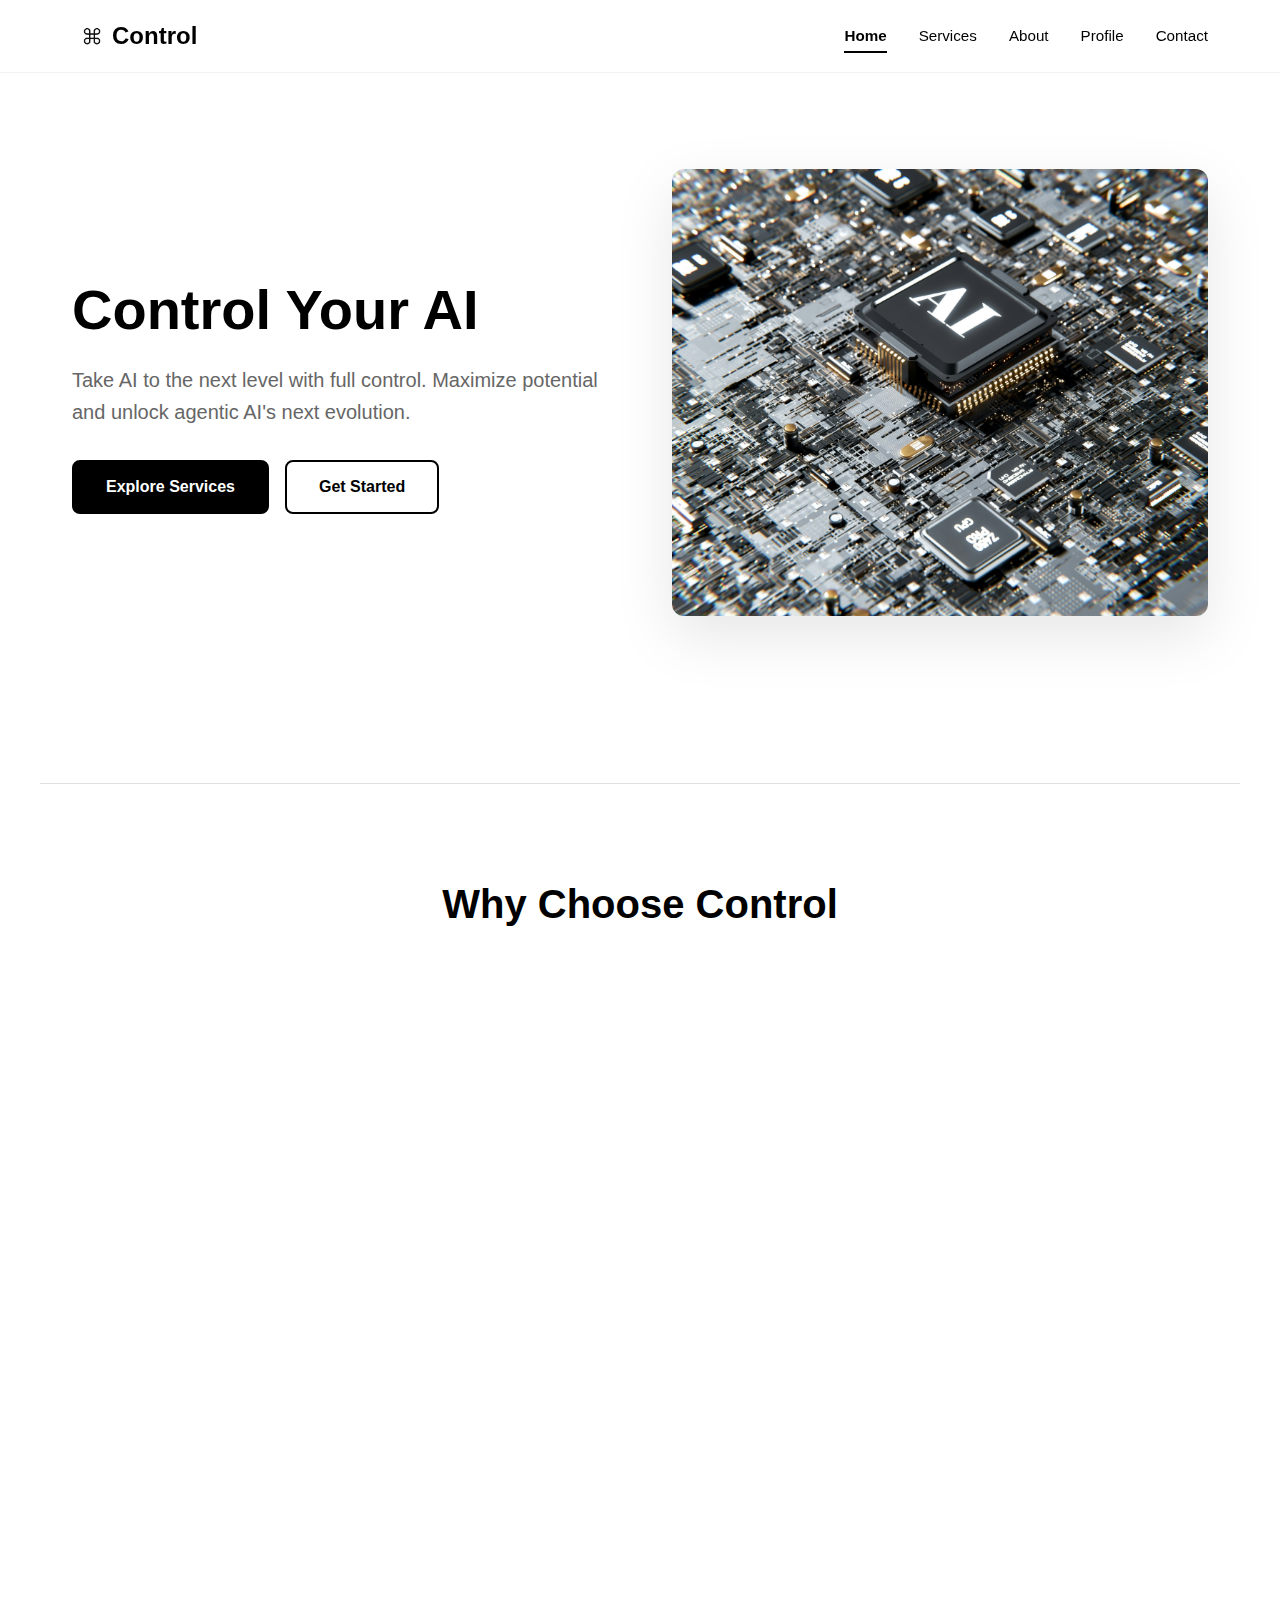
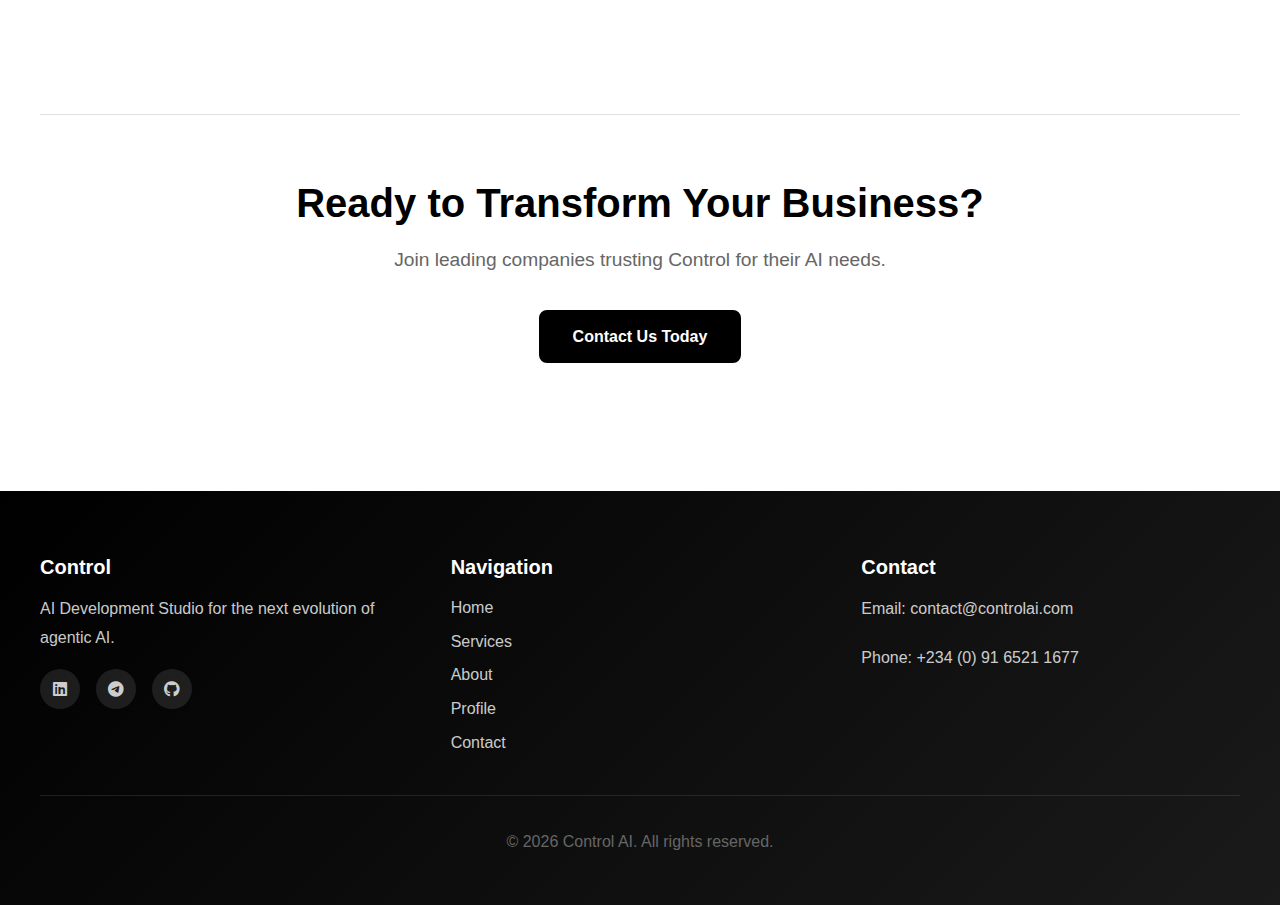
<file: index.html>
<!DOCTYPE html>
<html lang="en">

<head>
    <meta charset="UTF-8">
    <meta name="viewport" content="width=device-width, initial-scale=1.0">
    <title>Control - AI Development Studio | Home</title>
    <link rel="stylesheet" href="styles.css">
    <link rel="stylesheet" href="https://cdnjs.cloudflare.com/ajax/libs/font-awesome/6.4.0/css/all.min.css">
    <link rel="icon" type="image/x-icon" href="screenshots/icon.ico">
</head>

<body>
    <nav class="navbar">
        <div class="navbar-container">
            <div class="navbar-logo">
                <!-- <svg class="logo" viewBox="0 0 120 120" xmlns="http://www.w3.org/2000/svg">
                    <circle cx="60" cy="60" r="55" fill="none" stroke="currentColor" stroke-width="2"/>
                    <circle cx="60" cy="60" r="45" fill="none" stroke="currentColor" stroke-width="1.5" opacity="0.5"/>
                    <path d="M60 20 L60 100 M20 60 L100 60" stroke="currentColor" stroke-width="2" stroke-linecap="round"/>
                    <circle cx="60" cy="60" r="8" fill="currentColor"/>
                </svg> -->
                <img src="screenshots/icon-removebg-preview.png" alt="logo" class="logo">
                <span>Control</span>
            </div>
            <div class="navbar-menu" id="navbarMenu">
                <a href="index.html" class="nav-link active">Home</a>
                <a href="services.html" class="nav-link">Services</a>
                <a href="about.html" class="nav-link">About</a>
                <a href="profile.html" class="nav-link">Profile</a>
                <a href="contact.html" class="nav-link">Contact</a>
            </div>
            <div class="navbar-toggle" id="navbarToggle">
                <span></span>
                <span></span>
                <span></span>
            </div>
        </div>
    </nav>

    <section class="hero">
        <div class="hero-content">
            <h1 class="hero-title">Control Your AI</h1>
            <p class="hero-subtitle">Take AI to the next level with full control. Maximize potential and unlock agentic
                AI's next evolution.</p>
            <div class="hero-buttons">
                <a href="services.html" class="btn btn-primary">Explore Services</a>
                <a href="contact.html" class="btn btn-secondary">Get Started</a>
            </div>
        </div>
        <div class="hero-image">
            <img src="screenshots/igor-omilaev-eGGFZ5X2LnA-unsplash.jpg" alt="AI Technology">
        </div>
    </section>

    <section class="features">
        <h2>Why Choose Control</h2>
        <div class="features-grid">
            <div class="feature-card">
                <div class="feature-icon">
                    <i class="fas fa-brain"></i>
                </div>
                <h3>Intelligent Automation</h3>
                <p>Advanced agentic AI that learns and adapts to your business needs in real-time.</p>
            </div>
            <div class="feature-card">
                <div class="feature-icon">
                    <i class="fas fa-sliders-h"></i>
                </div>
                <h3>Full Control</h3>
                <p>Customize every aspect of your AI system. You maintain complete authority over actions and outcomes.
                </p>
            </div>
            <div class="feature-card">
                <div class="feature-icon">
                    <i class="fas fa-bolt"></i>
                </div>
                <h3>Maximum Potential</h3>
                <p>Unlock unprecedented capabilities in productivity, efficiency, and innovation for your organization.
                </p>
            </div>
            <div class="feature-card">
                <div class="feature-icon">
                    <i class="fas fa-shield-alt"></i>
                </div>
                <h3>Enterprise Security</h3>
                <p>Bank-level security and compliance standards to protect your critical business data.</p>
            </div>
            <div class="feature-card">
                <div class="feature-icon">
                    <i class="fas fa-chart-line"></i>
                </div>
                <h3>Real-Time Analytics</h3>
                <p>Comprehensive insights and monitoring to track performance and optimize results.</p>
            </div>
            <div class="feature-card">
                <div class="feature-icon">
                    <i class="fas fa-handshake"></i>
                </div>
                <h3>Expert Support</h3>
                <p>Dedicated team of AI specialists ready to help you succeed at every step.</p>
            </div>
        </div>
    </section>

    <section class="cta">
        <h2>Ready to Transform Your Business?</h2>
        <p>Join leading companies trusting Control for their AI needs.</p>
        <a href="contact.html" class="btn btn-primary">Contact Us Today</a>
    </section>

    <footer class="footer">
        <div class="footer-content">
            <div class="footer-section">
                <h4>Control</h4>
                <p>AI Development Studio for the next evolution of agentic AI.</p>
                <div class="social-links">
                    <a href="https://www.linkedin.com/in/greatness-okorie-ab508a263" title="LinkedIn"><i
                            class="fab fa-linkedin"></i></a>
                    <a href="http://t.me/Gruco01" title="Telegram"><i class="fab fa-telegram"></i></a>
                    <a href="https://github.com/Greatness0123" title="GitHub"><i class="fab fa-github"></i></a>
                </div>
            </div>
            <div class="footer-section">
                <h4>Navigation</h4>
                <a href="index.html">Home</a><br>
                <a href="services.html">Services</a><br>
                <a href="about.html">About</a><br>
                <a href="profile.html">Profile</a><br>
                <a href="contact.html">Contact</a><br>
            </div>
            <div class="footer-section">
                <h4>Contact</h4>
                <p>Email: <a href="mailto:grucookorie@gmail.com">contact@controlai.com</a></p>
                <p>Phone: <a href="tel:+2349165211677">+234 (0) 91 6521 1677</a></p>
            </div>
        </div>
        <div class="footer-bottom">
            <p>&copy; 2026 Control AI. All rights reserved.</p>
        </div>
    </footer>

    <script src="script.js"></script>
</body>

</html>
</file>
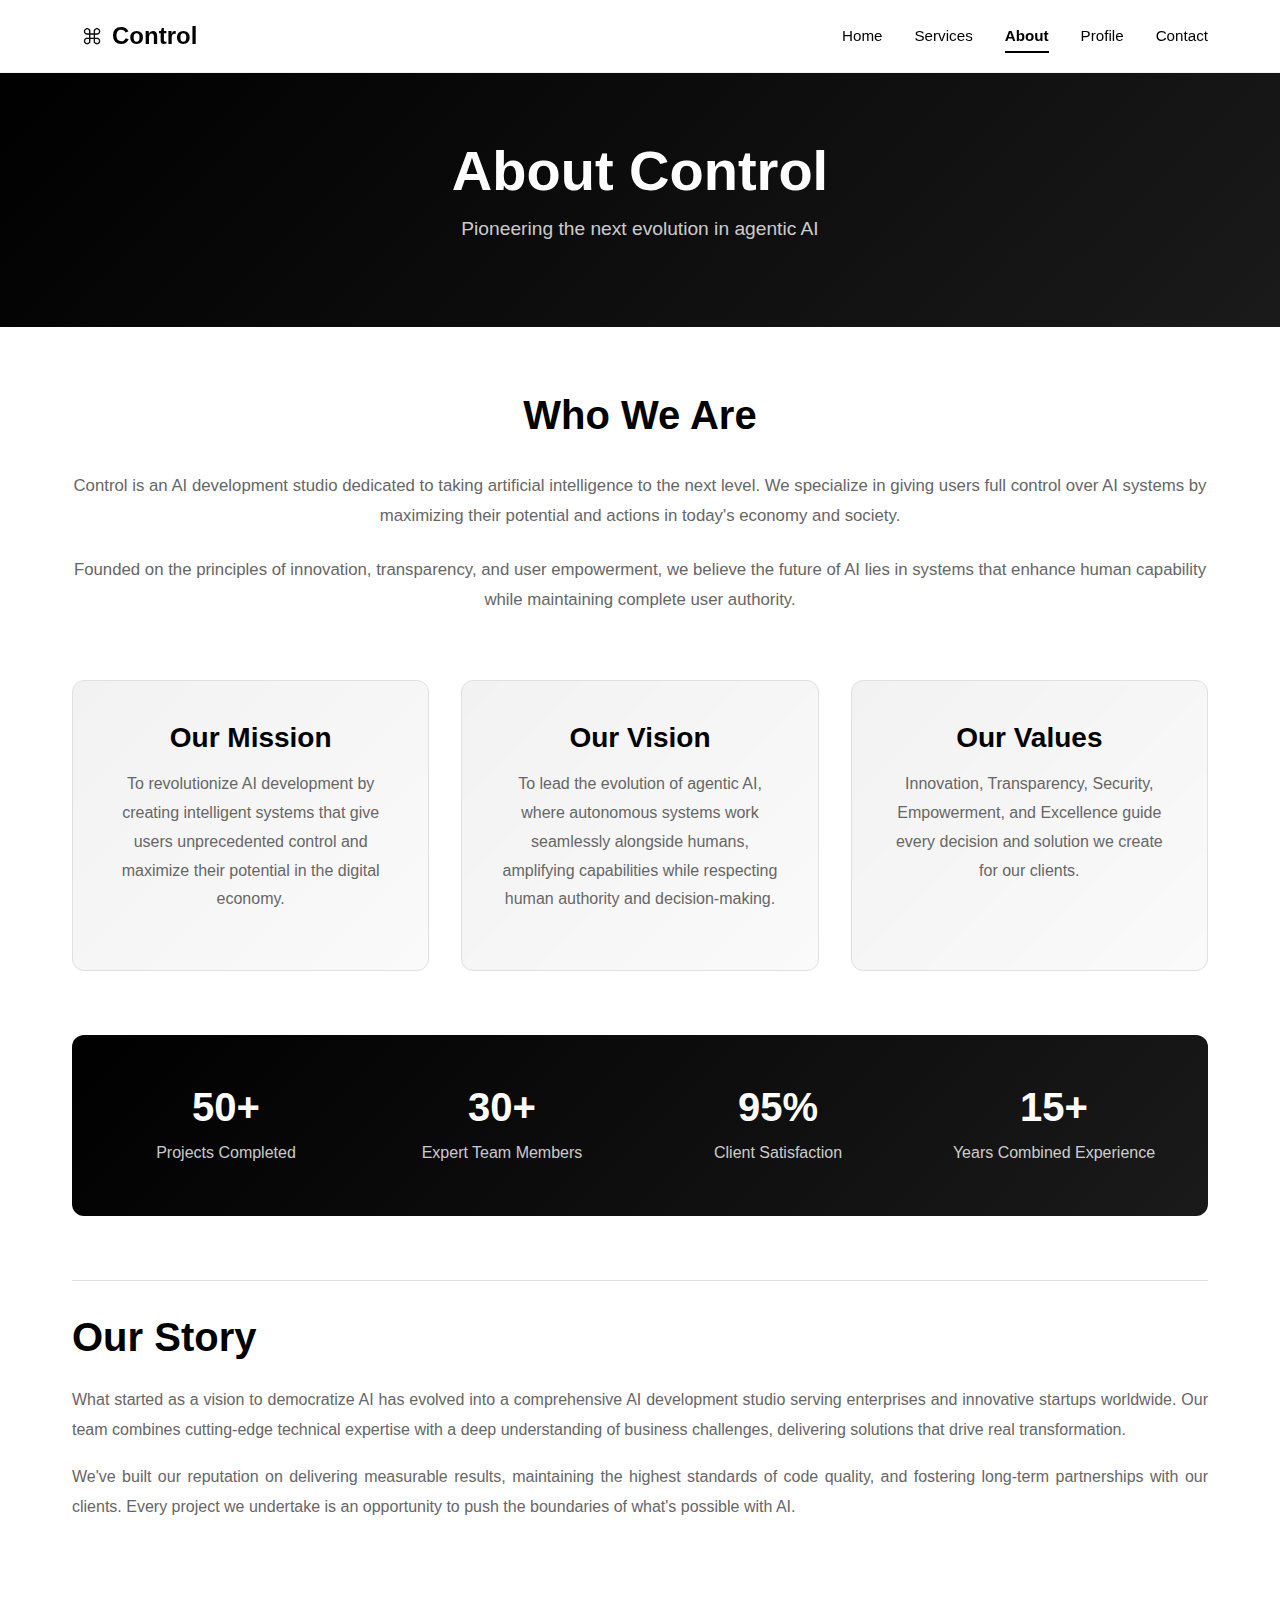
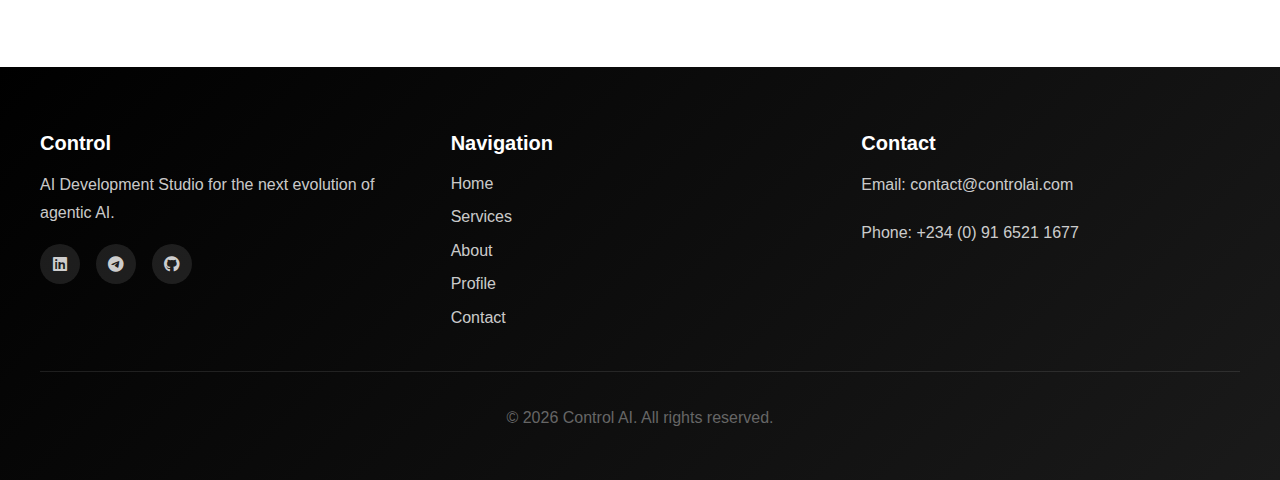
<file: about.html>
<!DOCTYPE html>
<html lang="en">

<head>
    <meta charset="UTF-8">
    <meta name="viewport" content="width=device-width, initial-scale=1.0">
    <title>Control - About Us</title>
    <link rel="stylesheet" href="styles.css">
    <link rel="stylesheet" href="https://cdnjs.cloudflare.com/ajax/libs/font-awesome/6.4.0/css/all.min.css">
    <link rel="icon" type="image/x-icon" href="screenshots/icon.ico">
</head>

<body>

    <nav class="navbar">
        <div class="navbar-container">
            <div class="navbar-logo">
                <!-- <svg class="logo" viewBox="0 0 120 120" xmlns="http://www.w3.org/2000/svg">
                    <circle cx="60" cy="60" r="55" fill="none" stroke="currentColor" stroke-width="2"/>
                    <circle cx="60" cy="60" r="45" fill="none" stroke="currentColor" stroke-width="1.5" opacity="0.5"/>
                    <path d="M60 20 L60 100 M20 60 L100 60" stroke="currentColor" stroke-width="2" stroke-linecap="round"/>
                    <circle cx="60" cy="60" r="8" fill="currentColor"/>
                </svg> -->
                <img src="screenshots/icon-removebg-preview.png" alt="logo" class="logo">
                <span>Control</span>
            </div>
            <div class="navbar-menu" id="navbarMenu">
                <a href="index.html" class="nav-link">Home</a>
                <a href="services.html" class="nav-link">Services</a>
                <a href="about.html" class="nav-link active">About</a>
                <a href="profile.html" class="nav-link">Profile</a>
                <a href="contact.html" class="nav-link">Contact</a>
            </div>
            <div class="navbar-toggle" id="navbarToggle">
                <span></span>
                <span></span>
                <span></span>
            </div>
        </div>
    </nav>


    <section class="page-header">
        <h1>About Control</h1>
        <p>Pioneering the next evolution in agentic AI</p>
    </section>


    <section class="about-section">
        <div class="about-content">
            <h2>Who We Are</h2>
            <p>Control is an AI development studio dedicated to taking artificial intelligence to the next level. We
                specialize in giving users full control over AI systems by maximizing their potential and actions in
                today's economy and society.</p>
            <p>Founded on the principles of innovation, transparency, and user empowerment, we believe the future of AI
                lies in systems that enhance human capability while maintaining complete user authority.</p>
        </div>

        <div class="about-mission">
            <div class="mission-card">
                <h3>Our Mission</h3>
                <p>To revolutionize AI development by creating intelligent systems that give users unprecedented control
                    and maximize their potential in the digital economy.</p>
            </div>
            <div class="mission-card">
                <h3>Our Vision</h3>
                <p>To lead the evolution of agentic AI, where autonomous systems work seamlessly alongside humans,
                    amplifying capabilities while respecting human authority and decision-making.</p>
            </div>
            <div class="mission-card">
                <h3>Our Values</h3>
                <p>Innovation, Transparency, Security, Empowerment, and Excellence guide every decision and solution we
                    create for our clients.</p>
            </div>
        </div>

        <div class="about-stats">
            <div class="stat">
                <h4>50+</h4>
                <p>Projects Completed</p>
            </div>
            <div class="stat">
                <h4>30+</h4>
                <p>Expert Team Members</p>
            </div>
            <div class="stat">
                <h4>95%</h4>
                <p>Client Satisfaction</p>
            </div>
            <div class="stat">
                <h4>15+</h4>
                <p>Years Combined Experience</p>
            </div>
        </div>

        <div class="about-story">
            <h2>Our Story</h2>
            <p>What started as a vision to democratize AI has evolved into a comprehensive AI development studio serving
                enterprises and innovative startups worldwide. Our team combines cutting-edge technical expertise with a
                deep understanding of business challenges, delivering solutions that drive real transformation.</p>
            <p>We've built our reputation on delivering measurable results, maintaining the highest standards of code
                quality, and fostering long-term partnerships with our clients. Every project we undertake is an
                opportunity to push the boundaries of what's possible with AI.</p>
        </div>
    </section>


    <footer class="footer">
        <div class="footer-content">
            <div class="footer-section">
                <h4>Control</h4>
                <p>AI Development Studio for the next evolution of agentic AI.</p>
                <div class="social-links">
                    <a href="https://www.linkedin.com/in/greatness-okorie-ab508a263" title="LinkedIn"><i
                            class="fab fa-linkedin"></i></a>
                    <a href="http://t.me/Gruco01" title="Telegram"><i class="fab fa-telegram"></i></a>
                    <a href="https://github.com/Greatness0123" title="GitHub"><i class="fab fa-github"></i></a>
                </div>
            </div>
            <div class="footer-section">
                <h4>Navigation</h4>
                <a href="index.html">Home</a><br>
                <a href="services.html">Services</a><br>
                <a href="about.html">About</a><br>
                <a href="profile.html">Profile</a><br>
                <a href="contact.html">Contact</a><br>
            </div>
            <div class="footer-section">
                <h4>Contact</h4>
                <p>Email: <a href="mailto:grucookorie@gmail.com">contact@controlai.com</a></p>
                <p>Phone: <a href="tel:+2349165211677">+234 (0) 91 6521 1677</a></p>
            </div>
        </div>
        <div class="footer-bottom">
            <p>&copy; 2026 Control AI. All rights reserved.</p>
        </div>
    </footer>

    <script src="script.js"></script>
</body>

</html>
</file>
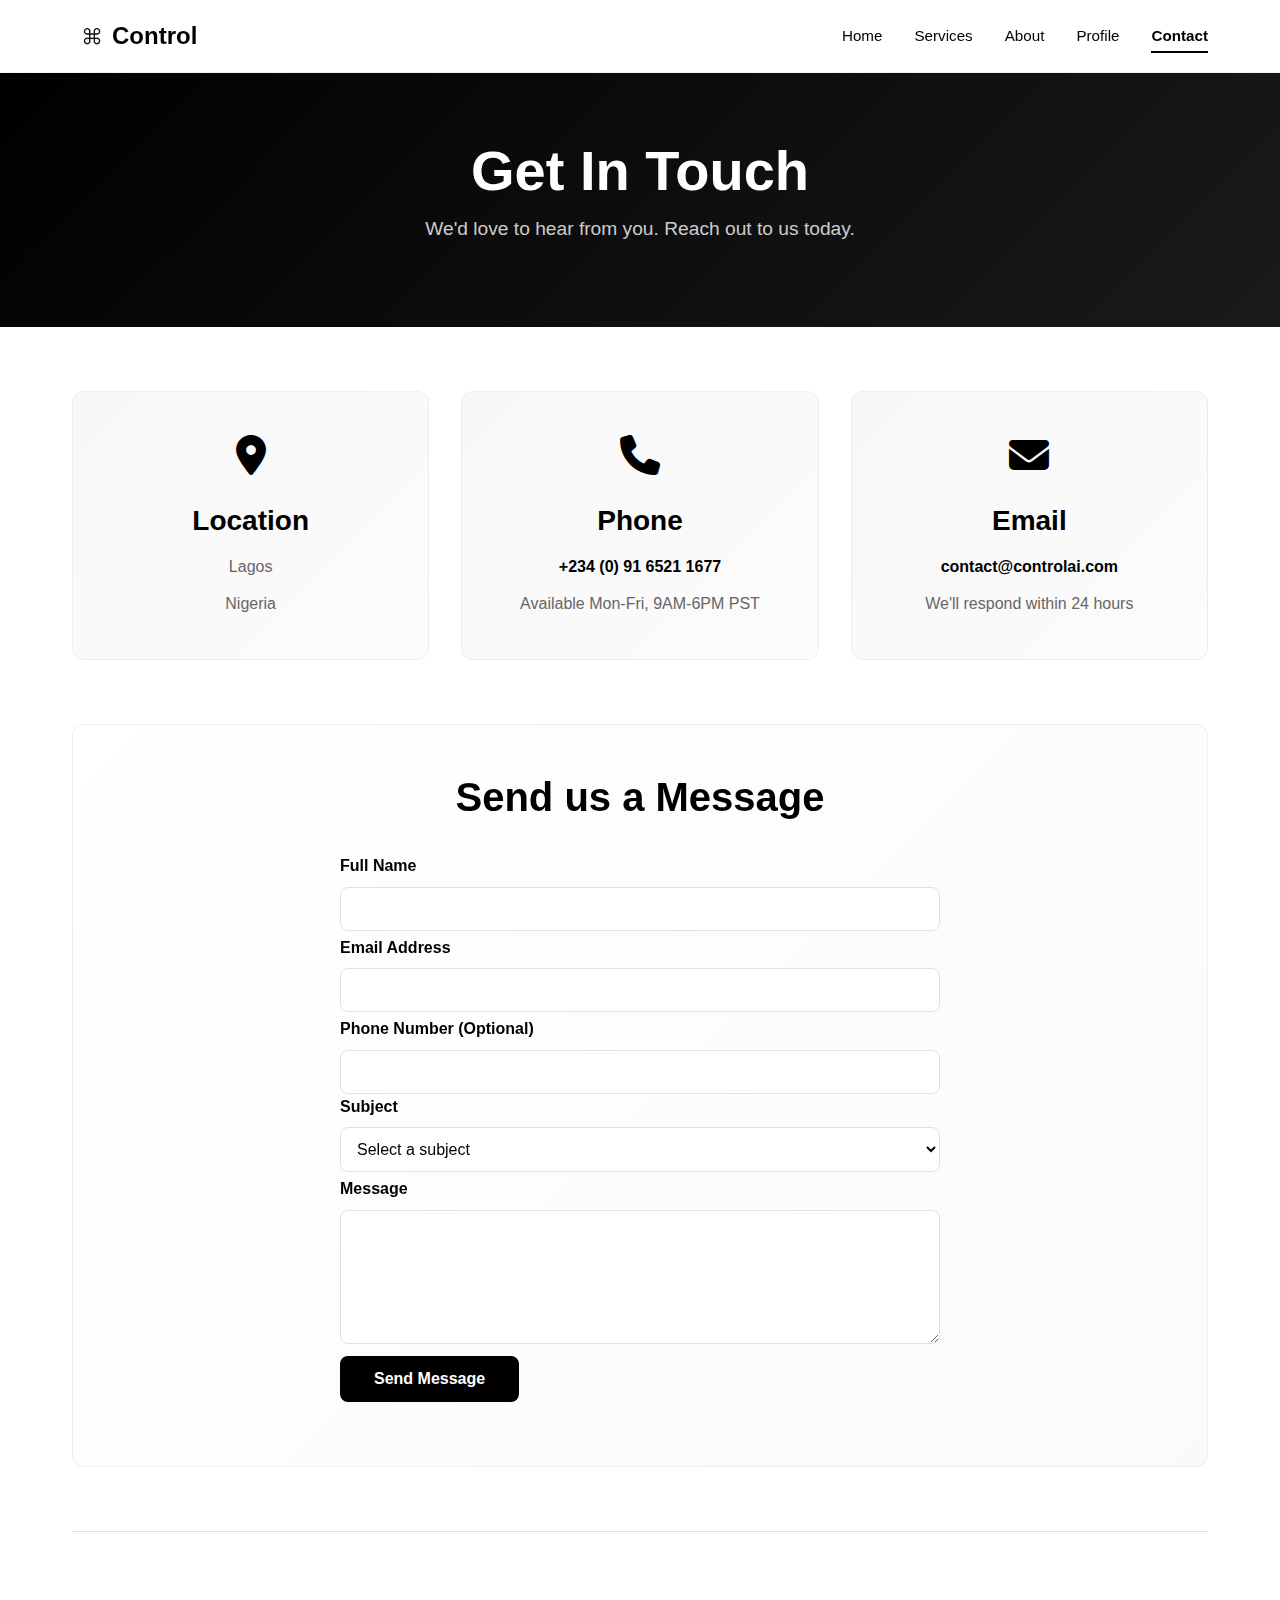
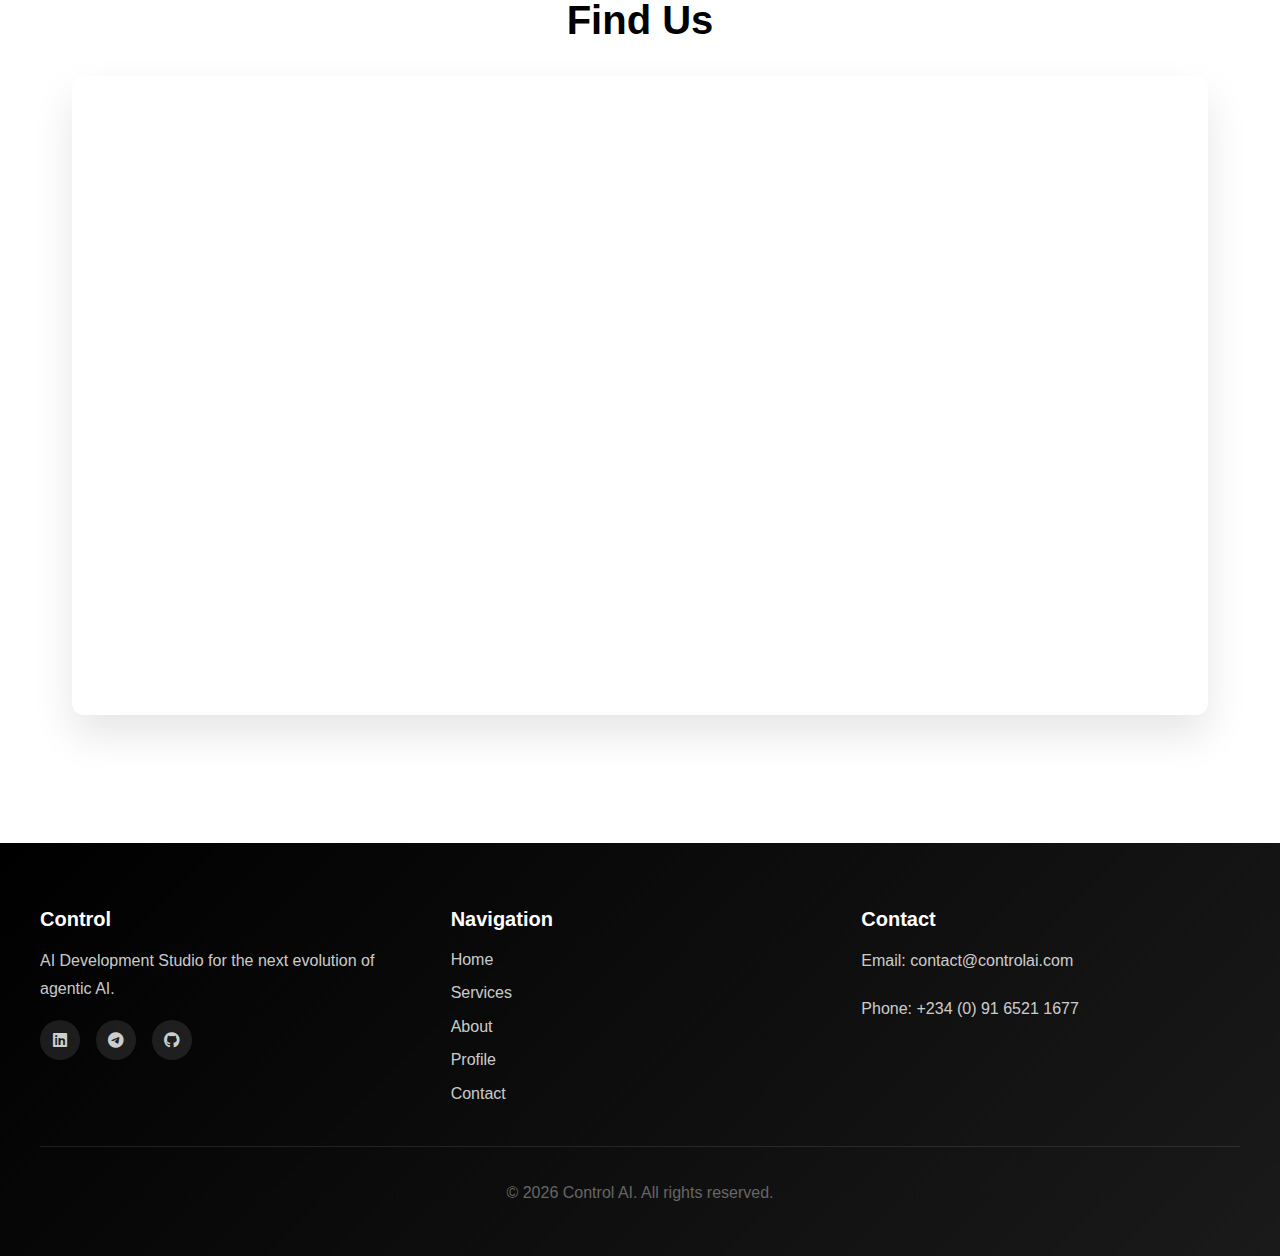
<file: contact.html>
<!DOCTYPE html>
<html lang="en">

<head>
    <meta charset="UTF-8">
    <meta name="viewport" content="width=device-width, initial-scale=1.0">
    <title>Control - Contact Us</title>
    <link rel="stylesheet" href="styles.css">
    <link rel="stylesheet" href="https://cdnjs.cloudflare.com/ajax/libs/font-awesome/6.4.0/css/all.min.css">
    <link rel="icon" type="image/x-icon" href="screenshots/icon.ico">
</head>

<body>

    <nav class="navbar">
        <div class="navbar-container">
            <div class="navbar-logo">
                <!-- <svg class="logo" viewBox="0 0 120 120" xmlns="http://www.w3.org/2000/svg">
                    <circle cx="60" cy="60" r="55" fill="none" stroke="currentColor" stroke-width="2"/>
                    <circle cx="60" cy="60" r="45" fill="none" stroke="currentColor" stroke-width="1.5" opacity="0.5"/>
                    <path d="M60 20 L60 100 M20 60 L100 60" stroke="currentColor" stroke-width="2" stroke-linecap="round"/>
                    <circle cx="60" cy="60" r="8" fill="currentColor"/>
                </svg> -->
                <img src="screenshots/icon-removebg-preview.png" alt="logo" class="logo">
                <span>Control</span>
            </div>
            <div class="navbar-menu" id="navbarMenu">
                <a href="index.html" class="nav-link">Home</a>
                <a href="services.html" class="nav-link">Services</a>
                <a href="about.html" class="nav-link">About</a>
                <a href="profile.html" class="nav-link">Profile</a>
                <a href="contact.html" class="nav-link active">Contact</a>
            </div>
            <div class="navbar-toggle" id="navbarToggle">
                <span></span>
                <span></span>
                <span></span>
            </div>
        </div>
    </nav>


    <section class="page-header">
        <h1>Get In Touch</h1>
        <p>We'd love to hear from you. Reach out to us today.</p>
    </section>


    <section class="contact-section">
        <div class="contact-info">
            <div class="info-card">
                <div class="info-icon">
                    <i class="fas fa-map-marker-alt"></i>
                </div>
                <h3>Location</h3>
                <p>Lagos </p>
                <p>Nigeria </p>
            </div>
            <div class="info-card">
                <div class="info-icon">
                    <i class="fas fa-phone"></i>
                </div>
                <h3>Phone</h3>
                <p><a href="tel:+2349165211677">+234 (0) 91 6521 1677</a></p>
                <p>Available Mon-Fri, 9AM-6PM PST</p>
            </div>
            <div class="info-card">
                <div class="info-icon">
                    <i class="fas fa-envelope"></i>
                </div>
                <h3>Email</h3>
                <p><a href="mailto:grucookorie@gmail.com">contact@controlai.com</a></p>
                <p>We'll respond within 24 hours</p>
            </div>
        </div>


        <div class="contact-form-container">
            <h2>Send us a Message</h2>
            <form id="contactForm" class="contact-form">
                <input type="hidden" name="access_key" value="c528193c-fd1a-418b-b9ae-4fb48d7b42a6">
                <label class="form-group">
                    <label for="name">Full Name</label>
                    <input type="text" id="name" name="name" required>
                    <span class="error-message" id="nameError"></span>
                </label>

                <label class="form-group">
                    <label for="email">Email Address</label>
                    <input type="email" id="email" name="email" required>
                    <span class="error-message" id="emailError"></span>
                </label>

                <label class="form-group">
                    <label for="phone">Phone Number (Optional)</label>
                    <input type="tel" id="phone" name="phone">
                </label>

                <label class="form-group">
                    <label for="subject">Subject</label>
                    <select id="subject" name="subject" required>
                        <option value="">Select a subject</option>
                        <option value="general">General Inquiry</option>
                        <option value="services">Services Information</option>
                        <option value="consultation">Request Consultation</option>
                        <option value="partnership">Partnership Opportunity</option>
                        <option value="other">Other</option>
                    </select>
                    <span class="error-message" id="subjectError"></span>
                </label>

                <label class="form-group">
                    <label for="message">Message</label>
                    <textarea id="message" name="message" rows="6" required></textarea>
                    <span class="error-message" id="messageError"></span>
                </label>

                <button type="submit" class="btn btn-primary">Send Message</button>
                <span class="form-message" id="formMessage"></span>
            </form>
        </div>


        <div class="map-section">
            <h2>Find Us</h2>
            <div class="map-responsive">
                <iframe
                    src="https://www.google.com/maps/embed?pb=!1m18!1m12!1m3!1d15854.880983726962!2d3.3801679738820187!3d6.556956762484689!2m3!1f0!2f0!3f0!3m2!1i1024!2i768!4f13.1!3m3!1m2!1s0x103b8d7e0016f285%3A0x8d7bbd27a2060c4f!2sGbagada%2C%20Lagos%20105102%2C%20Lagos!5e0!3m2!1sen!2sng!4v1767843940492!5m2!1sen!2sng"
                    allowfullscreen="" loading="lazy" referrerpolicy="no-referrer-when-downgrade"></iframe>
            </div>
        </div>
    </section>


    <footer class="footer">
        <div class="footer-content">
            <div class="footer-section">
                <h4>Control</h4>
                <p>AI Development Studio for the next evolution of agentic AI.</p>
                <div class="social-links">
                    <a href="https://www.linkedin.com/in/greatness-okorie-ab508a263" title="LinkedIn"><i
                            class="fab fa-linkedin"></i></a>
                    <a href="http://t.me/Gruco01" title="Telegram"><i class="fab fa-telegram"></i></a>
                    <a href="https://github.com/Greatness0123" title="GitHub"><i class="fab fa-github"></i></a>
                </div>
            </div>
            <div class="footer-section">
                <h4>Navigation</h4>
                <a href="index.html">Home</a><br>
                <a href="services.html">Services</a><br>
                <a href="about.html">About</a><br>
                <a href="profile.html">Profile</a><br>
                <a href="contact.html">Contact</a><br>
            </div>
            <div class="footer-section">
                <h4>Contact</h4>
                <p>Email: <a href="mailto:grucookorie@gmail.com">contact@controlai.com</a></p>
                <p>Phone: <a href="tel:+2349165211677">+234 (0) 91 6521 1677</a></p>
            </div>
        </div>
        <div class="footer-bottom">
            <p>&copy; 2026 Control AI. All rights reserved.</p>
        </div>
    </footer>

    <script src="script.js"></script>
</body>

</html>
</file>
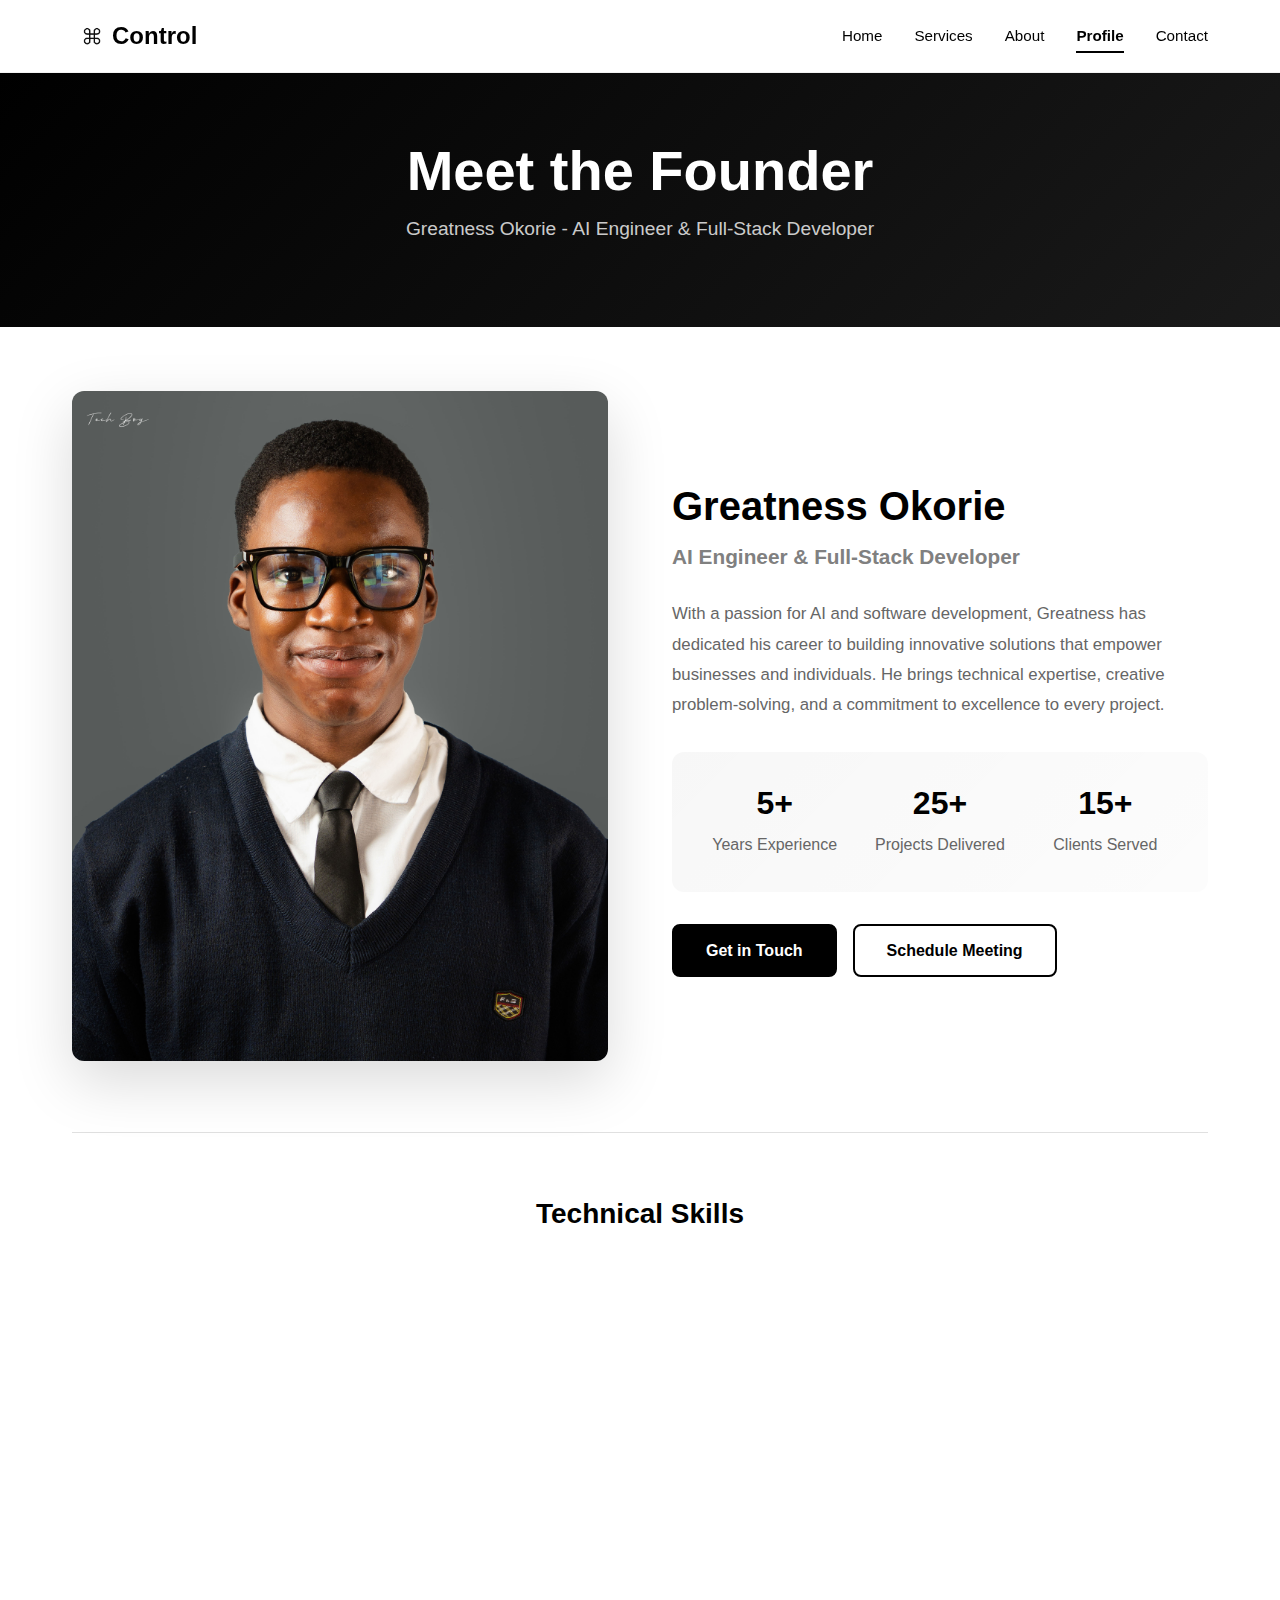
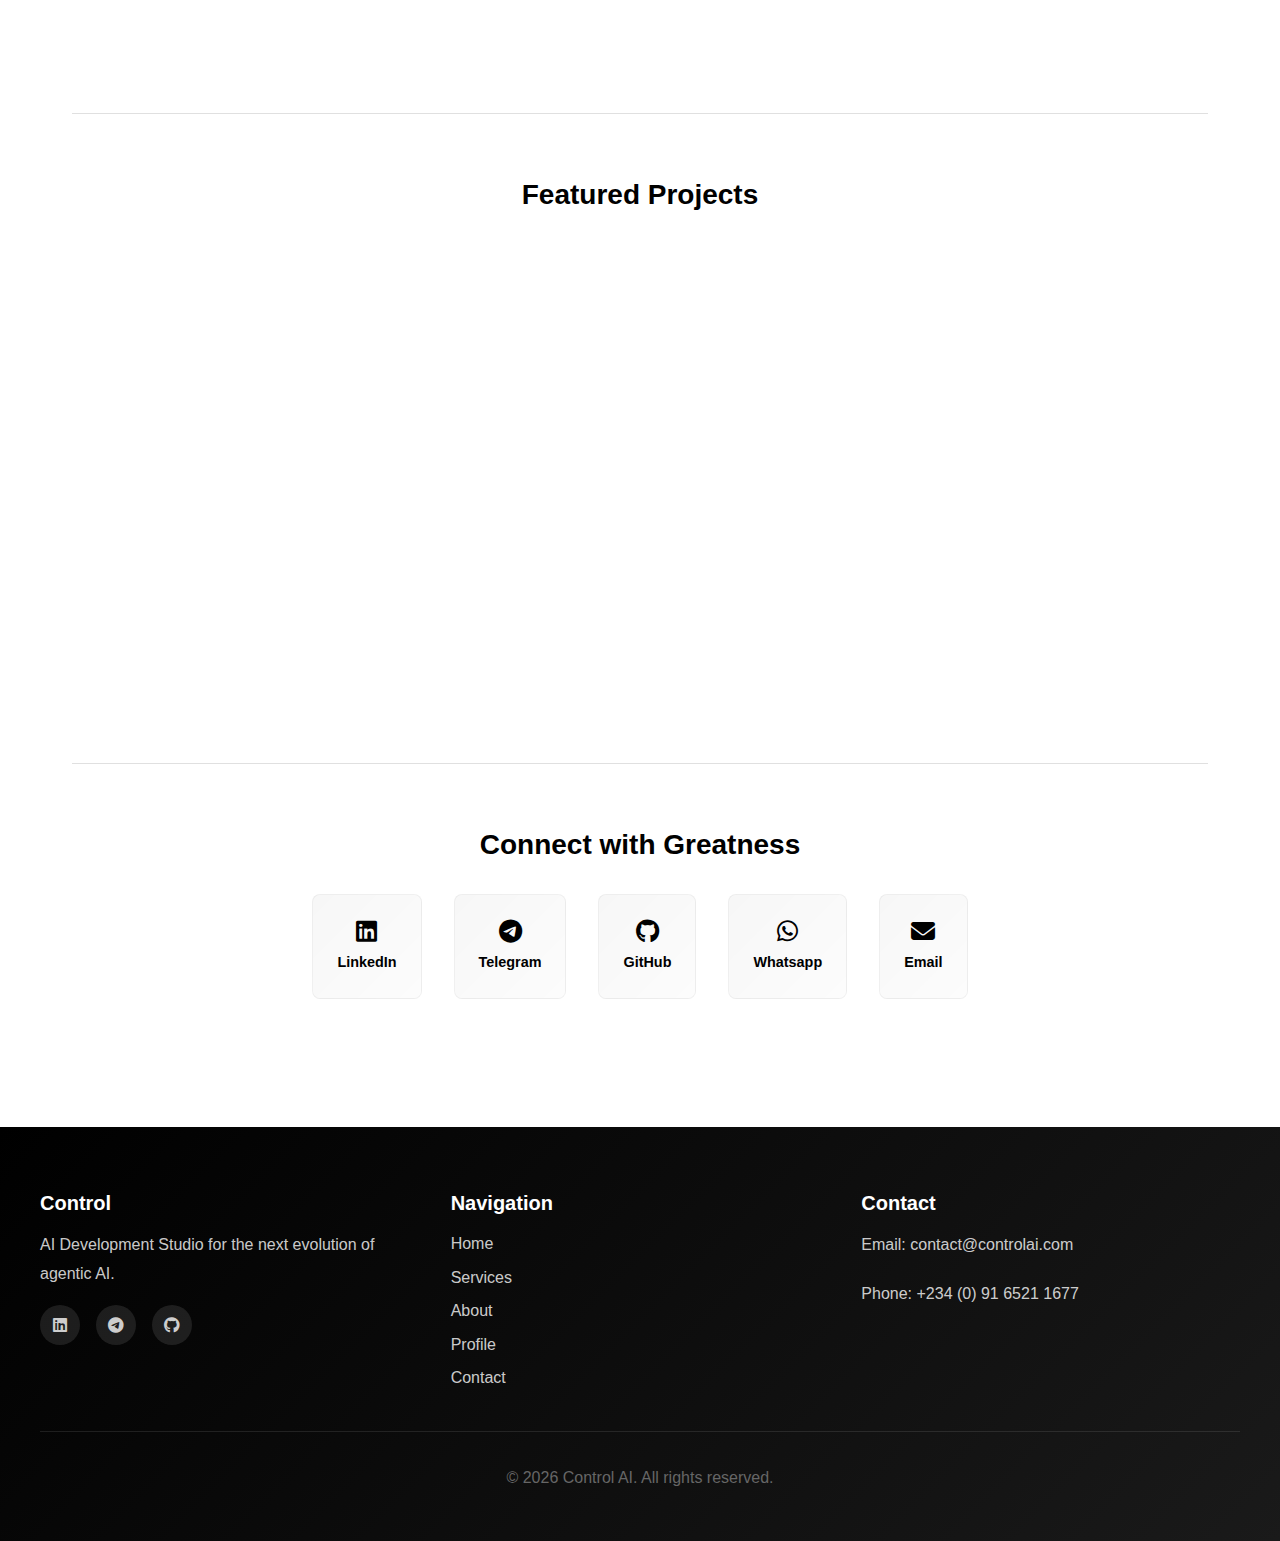
<file: profile.html>
<!DOCTYPE html>
<html lang="en">

<head>
    <meta charset="UTF-8">
    <meta name="viewport" content="width=device-width, initial-scale=1.0">
    <title>Greatness Okorie - Profile</title>
    <link rel="stylesheet" href="styles.css">
    <link rel="stylesheet" href="https://cdnjs.cloudflare.com/ajax/libs/font-awesome/6.4.0/css/all.min.css">
    <link rel="icon" type="image/x-icon" href="screenshots/icon.ico">
</head>

<body>
    <nav class="navbar">
        <div class="navbar-container">
            <div class="navbar-logo">
                <!-- <svg class="logo" viewBox="0 0 120 120" xmlns="http://www.w3.org/2000/svg">
                    <circle cx="60" cy="60" r="55" fill="none" stroke="currentColor" stroke-width="2"/>
                    <circle cx="60" cy="60" r="45" fill="none" stroke="currentColor" stroke-width="1.5" opacity="0.5"/>
                    <path d="M60 20 L60 100 M20 60 L100 60" stroke="currentColor" stroke-width="2" stroke-linecap="round"/>
                    <circle cx="60" cy="60" r="8" fill="currentColor"/>
                </svg> -->
                <img src="screenshots/icon-removebg-preview.png" alt="logo" class="logo">
                <span>Control</span>
            </div>
            <div class="navbar-menu" id="navbarMenu">
                <a href="index.html" class="nav-link">Home</a>
                <a href="services.html" class="nav-link">Services</a>
                <a href="about.html" class="nav-link">About</a>
                <a href="profile.html" class="nav-link active">Profile</a>
                <a href="contact.html" class="nav-link">Contact</a>
            </div>
            <div class="navbar-toggle" id="navbarToggle">
                <span></span>
                <span></span>
                <span></span>
            </div>
        </div>
    </nav>


    <section class="page-header">
        <h1>Meet the Founder</h1>
        <p>Greatness Okorie - AI Engineer & Full-Stack Developer</p>
    </section>


    <section class="profile-section">
        <div class="profile-container">
            <div class="profile-image">
                <img src="screenshots/DSC05753copy.JPG" alt="Greatness Okorie">
            </div>
            <div class="profile-info">
                <h2>Greatness Okorie</h2>
                <p class="profile-title">AI Engineer & Full-Stack Developer</p>
                <p class="profile-bio">With a passion for AI and software development, Greatness has dedicated his
                    career to building innovative solutions that empower businesses and individuals. He brings technical
                    expertise, creative problem-solving, and a commitment to excellence to every project.</p>

                <div class="profile-stats">
                    <div class="profile-stat">
                        <h4>5+</h4>
                        <p>Years Experience</p>
                    </div>
                    <div class="profile-stat">
                        <h4>25+</h4>
                        <p>Projects Delivered</p>
                    </div>
                    <div class="profile-stat">
                        <h4>15+</h4>
                        <p>Clients Served</p>
                    </div>
                </div>

                <div class="profile-contact">
                    <a href="mailto:greatness@controlai.com" class="btn btn-primary">Get in Touch</a>
                    <a href="contact.html" class="btn btn-secondary">Schedule Meeting</a>
                </div>
            </div>
        </div>


        <div class="skills-section">
            <h3>Technical Skills</h3>
            <div class="skills-grid">
                <div class="skill-card">
                    <h4>AI & Machine Learning</h4>
                    <ul>
                        <li>Deep Learning (TensorFlow, PyTorch)</li>
                        <li>Natural Language Processing</li>
                        <li>Computer Vision</li>
                        <li>Agentic AI Systems</li>
                    </ul>
                </div>
                <div class="skill-card">
                    <h4>Backend Development</h4>
                    <ul>
                        <li>Node.js & Express</li>
                        <li>Python & FastAPI</li>
                        <li>Database Design & Optimization</li>
                        <li>API Development & Integration</li>
                    </ul>
                </div>
                <div class="skill-card">
                    <h4>Frontend Development</h4>
                    <ul>
                        <li>React & Next.js</li>
                        <li>Modern JavaScript (ES6+)</li>
                        <li>UI/UX Design</li>
                        <li>Responsive Web Design</li>
                    </ul>
                </div>
                <div class="skill-card">
                    <h4>Emerging Technologies</h4>
                    <ul>
                        <li>Large Language Models</li>
                        <li>Generative AI</li>
                        <li>Blockchain Integration</li>
                        <li>IoT Systems</li>
                    </ul>
                </div>
            </div>
        </div>


        <div class="featured-projects">
            <h3>Featured Projects</h3>
            <div class="projects-grid">
                <div class="project-card">
                    <img src="screenshots/control-website-full.png" alt="Control AI">
                    <h4>Control AI </h4>
                    <p>The AI-powered desktop assistant that lets you control your computer and browser using natural
                        language. Command is control.</p>
                    <a href="https://control-website.vercel.app/" target="_blank" class="project-link">View Project</a>
                </div>
                <div class="project-card">
                    <img src="screenshots/index-website-full.png" alt="Index">
                    <h4>Index</h4>
                    <p>Enterprise-grade data indexing and retrieval system for large-scale applications. Curated
                        platform for discovering and rating software tools</p>
                    <a href="https://index-tools.vercel.app" target="_blank" class="project-link">View Project</a>
                </div>
                <div class="project-card">
                    <img src="screenshots/StudentScreen - Google Chrome 1_8_2026 5_17_55 AM.png" alt="Aura AI">
                    <h4>Aura AI</h4>
                    <p>Intelligent personal assistant powered by advanced language models and NLP. An AI companion with
                        personality customization and integrations</p>
                    <a href="https://auraaiweb.vercel.app/" target="_blank" class="project-link">View Project</a>
                </div>
                <div class="project-card">
                    <img src="screenshots/StudentScreen - Google Chrome 1_8_2026 5_16_27 AM.png" alt="BellsAttend+">
                    <h4>BellsAttend+</h4>
                    <p>Smart attendance management system with AI-powered analytics and insights.</p>
                    <a href="https://bellsattend.vercel.app" target="_blank" class="project-link">View Project</a>
                </div>
            </div>
        </div>


        <div class="social-section">
            <h3>Connect with Greatness</h3>
            <div class="social-links-large">
                <a href="https://www.linkedin.com/in/greatness-okorie-ab508a263" target="_blank" title="LinkedIn">
                    <i class="fab fa-linkedin"></i>
                    <span>LinkedIn</span>
                </a>
                <a href="http://t.me/Gruco01" target="_blank" title="Telegram">
                    <i class="fab fa-telegram"></i>
                    <span>Telegram</span>
                </a>
                <a href="https://github.com/Greatness0123" target="_blank" title="GitHub">
                    <i class="fab fa-github"></i>
                    <span>GitHub</span>
                </a>
                <a href="https://wa.me/qr/BLILCEKHZL3AO1" target="_blank" title="whatsapp">
                    <i class="fab fa-whatsapp"></i>
                    <span>Whatsapp</span>
                </a>
                <a href="mailto:grucookorie@gmail.com" title="Email">
                    <i class="fas fa-envelope"></i>
                    <span>Email</span>
                </a>
            </div>
        </div>
    </section>


    <footer class="footer">
        <div class="footer-content">
            <div class="footer-section">
                <h4>Control</h4>
                <p>AI Development Studio for the next evolution of agentic AI.</p>
                <div class="social-links">
                    <a href="https://www.linkedin.com/in/greatness-okorie-ab508a263" title="LinkedIn"><i
                            class="fab fa-linkedin"></i></a>
                    <a href="http://t.me/Gruco01" title="Telegram"><i class="fab fa-telegram"></i></a>
                    <a href="https://github.com/Greatness0123" title="GitHub"><i class="fab fa-github"></i></a>
                </div>
            </div>
            <div class="footer-section">
                <h4>Navigation</h4>
                <a href="index.html">Home</a><br>
                <a href="services.html">Services</a><br>
                <a href="about.html">About</a><br>
                <a href="profile.html">Profile</a><br>
                <a href="contact.html">Contact</a><br>
            </div>
            <div class="footer-section">
                <h4>Contact</h4>
                <p>Email: <a href="mailto:grucookorie@gmail.com">contact@controlai.com</a></p>
                <p>Phone: <a href="tel:+2349165211677">+234 (0) 91 6521 1677</a></p>
            </div>
        </div>
        <div class="footer-bottom">
            <p>&copy; 2026 Control AI. All rights reserved.</p>
        </div>
    </footer>

    <script src="script.js"></script>
</body>

</html>


<!-- https://control-website.vercel.app/

https://index-tools.vercel.app
Curated platform for discovering and rating software tools

AI companion with personality customization and integrations
https://auraaiweb.vercel.app/ -->
</file>
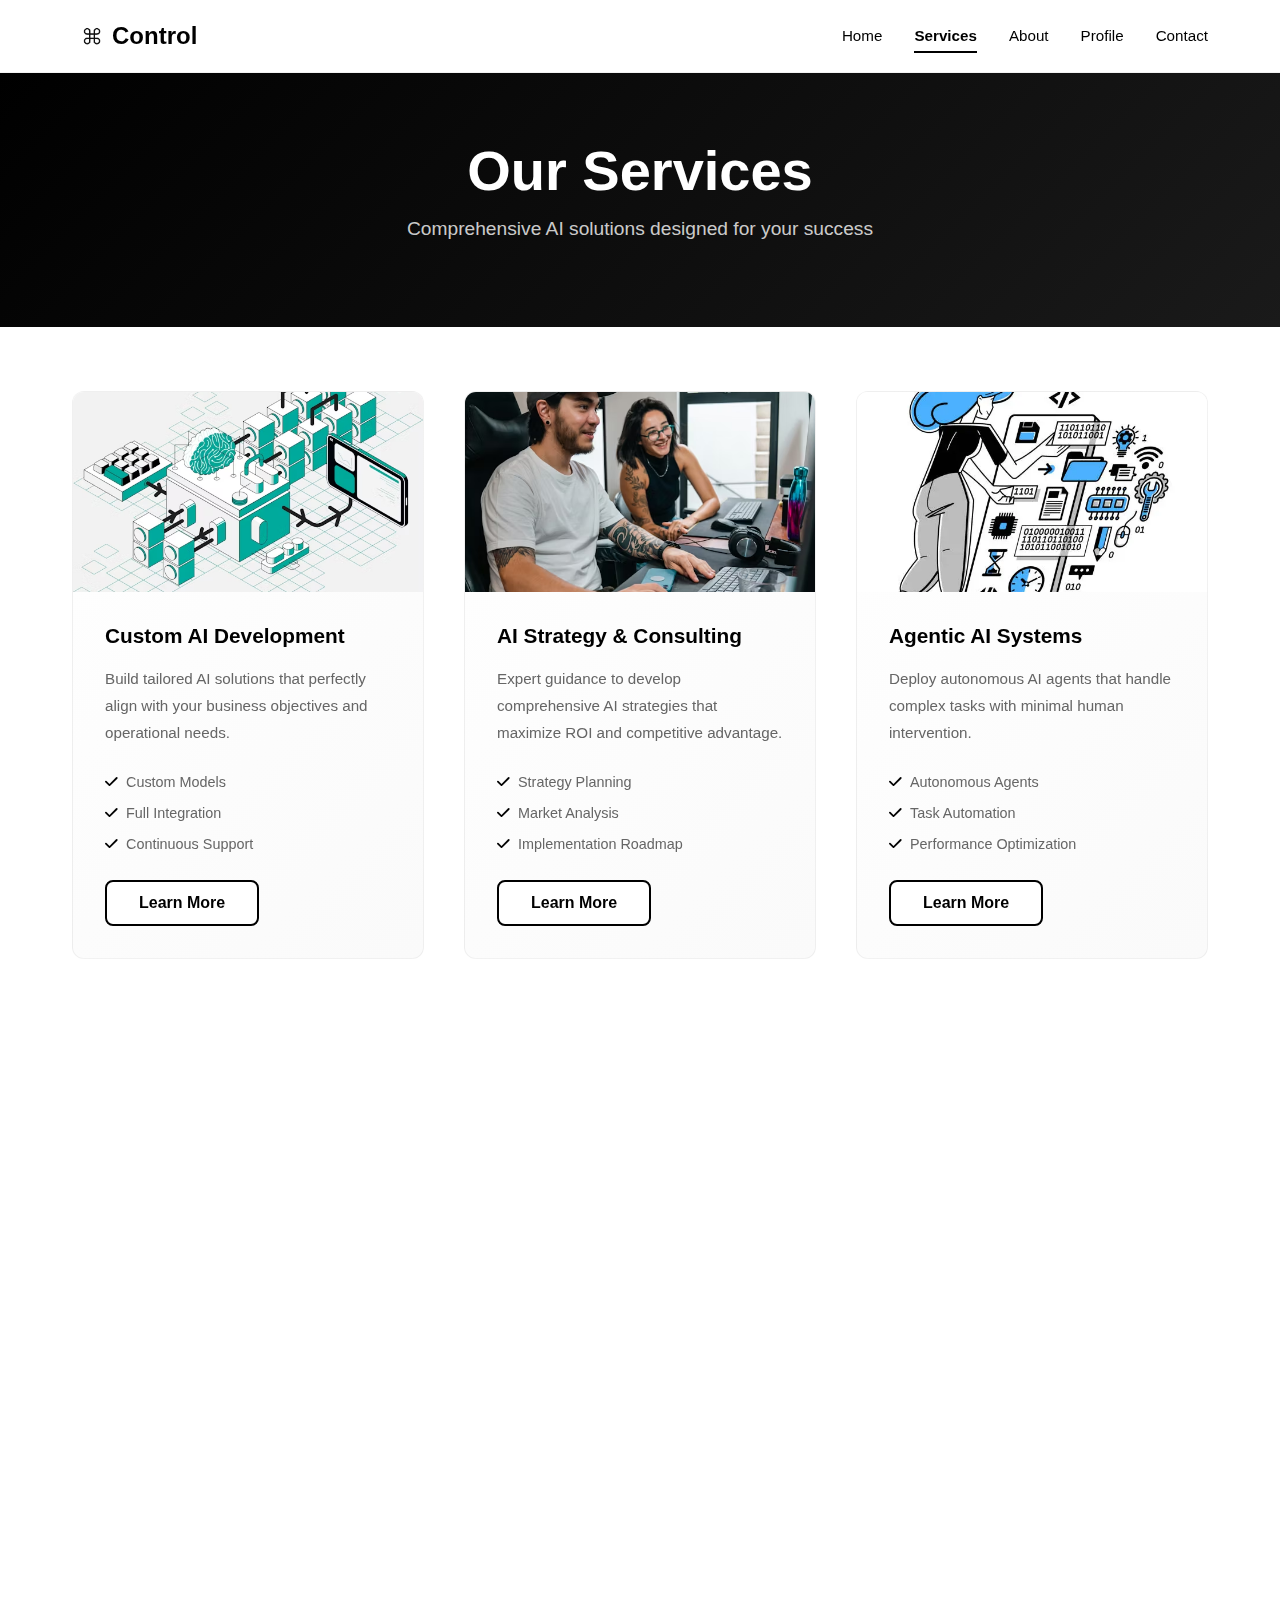
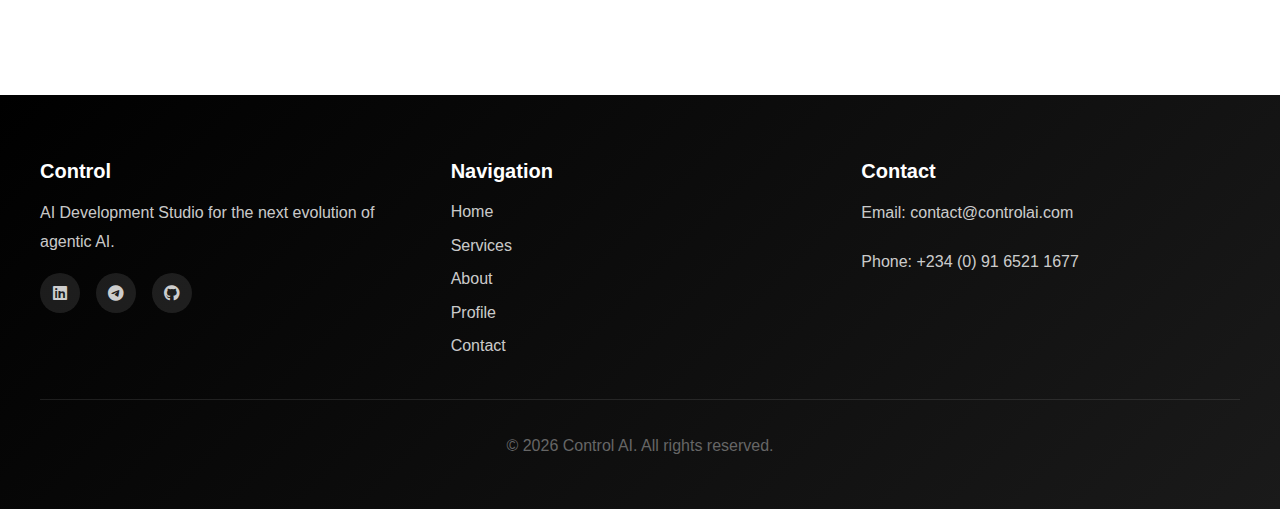
<file: services.html>
<!DOCTYPE html>
<html lang="en">

<head>
    <meta charset="UTF-8">
    <meta name="viewport" content="width=device-width, initial-scale=1.0">
    <title>Control - AI Services</title>
    <link rel="stylesheet" href="styles.css">
    <link rel="stylesheet" href="https://cdnjs.cloudflare.com/ajax/libs/font-awesome/6.4.0/css/all.min.css">
    <link rel="icon" type="image/x-icon" href="screenshots/icon.ico">
</head>

<body>

    <nav class="navbar">
        <div class="navbar-container">
            <div class="navbar-logo">
                <!-- <svg class="logo" viewBox="0 0 120 120" xmlns="http://www.w3.org/2000/svg">
                    <circle cx="60" cy="60" r="55" fill="none" stroke="currentColor" stroke-width="2"/>
                    <circle cx="60" cy="60" r="45" fill="none" stroke="currentColor" stroke-width="1.5" opacity="0.5"/>
                    <path d="M60 20 L60 100 M20 60 L100 60" stroke="currentColor" stroke-width="2" stroke-linecap="round"/>
                    <circle cx="60" cy="60" r="8" fill="currentColor"/>
                </svg> -->
                <img src="screenshots/icon-removebg-preview.png" alt="logo" class="logo">
                <span>Control</span>
            </div>
            <div class="navbar-menu" id="navbarMenu">
                <a href="index.html" class="nav-link">Home</a>
                <a href="services.html" class="nav-link active">Services</a>
                <a href="about.html" class="nav-link">About</a>
                <a href="profile.html" class="nav-link">Profile</a>
                <a href="contact.html" class="nav-link">Contact</a>
            </div>
            <div class="navbar-toggle" id="navbarToggle">
                <span></span>
                <span></span>
                <span></span>
            </div>
        </div>
    </nav>


    <section class="page-header">
        <h1>Our Services</h1>
        <p>Comprehensive AI solutions designed for your success</p>
    </section>


    <section class="services-section">
        <div class="services-grid">

            <div class="service-card">
                <div class="service-image">
                    <img src="screenshots/premium_vector-1725372199769-450627997086.avif" alt="Custom AI Development">
                </div>
                <div class="service-content">
                    <h3>Custom AI Development</h3>
                    <p>Build tailored AI solutions that perfectly align with your business objectives and operational
                        needs.</p>
                    <div class="service-features">
                        <span><i class="fas fa-check"></i> Custom Models</span>
                        <span><i class="fas fa-check"></i> Full Integration</span>
                        <span><i class="fas fa-check"></i> Continuous Support</span>
                    </div>
                    <button class="btn btn-secondary" onclick="openModal('modal-1')">Learn More</button>
                </div>
            </div>


            <div class="service-card">
                <div class="service-image">
                    <img src="screenshots/premium_photo-1678453146861-d0614ff93be4.avif">
                </div>
                <div class="service-content">
                    <h3>AI Strategy & Consulting</h3>
                    <p>Expert guidance to develop comprehensive AI strategies that maximize ROI and competitive
                        advantage.</p>
                    <div class="service-features">
                        <span><i class="fas fa-check"></i> Strategy Planning</span>
                        <span><i class="fas fa-check"></i> Market Analysis</span>
                        <span><i class="fas fa-check"></i> Implementation Roadmap</span>
                    </div>
                    <button class="btn btn-secondary" onclick="openModal('modal-2')">Learn More</button>
                </div>
            </div>


            <div class="service-card">
                <div class="service-image">
                    <img src="screenshots/istockphoto-1828639337-612x612.webp" alt="Agentic AI Systems">
                </div>
                <div class="service-content">
                    <h3>Agentic AI Systems</h3>
                    <p>Deploy autonomous AI agents that handle complex tasks with minimal human intervention.</p>
                    <div class="service-features">
                        <span><i class="fas fa-check"></i> Autonomous Agents</span>
                        <span><i class="fas fa-check"></i> Task Automation</span>
                        <span><i class="fas fa-check"></i> Performance Optimization</span>
                    </div>
                    <button class="btn btn-secondary" onclick="openModal('modal-3')">Learn More</button>
                </div>
            </div>


            <div class="service-card">
                <div class="service-image">
                    <img src="screenshots/photo-1552664730-d307ca884978.jpeg" alt="AI Training">
                </div>
                <div class="service-content">
                    <h3>Team AI Training</h3>
                    <p>Upskill your team with comprehensive training on AI tools, methodologies, and best practices.</p>
                    <div class="service-features">
                        <span><i class="fas fa-check"></i> Hands-on Workshops</span>
                        <span><i class="fas fa-check"></i> Certification Programs</span>
                        <span><i class="fas fa-check"></i> Ongoing Support</span>
                    </div>
                    <button class="btn btn-secondary" onclick="openModal('modal-4')">Learn More</button>
                </div>
            </div>


            <div class="service-card">
                <div class="service-image">
                    <img src="screenshots/solen-feyissa-hWSNT_Pp4x4-unsplash.jpg" alt="AI Integration">
                </div>
                <div class="service-content">
                    <h3>Integration & Migration</h3>
                    <p>Seamlessly integrate AI solutions into existing systems with zero downtime and minimal
                        disruption.</p>
                    <div class="service-features">
                        <span><i class="fas fa-check"></i> Legacy Integration</span>
                        <span><i class="fas fa-check"></i> Data Migration</span>
                        <span><i class="fas fa-check"></i> Quality Assurance</span>
                    </div>
                    <button class="btn btn-secondary" onclick="openModal('modal-5')">Learn More</button>
                </div>
            </div>


            <div class="service-card">
                <div class="service-image">
                    <img src="screenshots/premium_vector-1749562552763-dd73f9531156.avif" alt="Maintenance & Support">
                </div>
                <div class="service-content">
                    <h3>Maintenance & Support</h3>
                    <p>24/7 monitoring and support to ensure your AI systems perform optimally at all times.</p>
                    <div class="service-features">
                        <span><i class="fas fa-check"></i> 24/7 Monitoring</span>
                        <span><i class="fas fa-check"></i> Performance Tuning</span>
                        <span><i class="fas fa-check"></i> Regular Updates</span>
                    </div>
                    <button class="btn btn-secondary" onclick="openModal('modal-6')">Learn More</button>
                </div>
            </div>
        </div>
    </section>


    <div id="modal-1" class="modal">
        <div class="modal-content">
            <span class="close" onclick="closeModal('modal-1')">&times;</span>
            <h2>Custom AI Development</h2>
            <p>Develop bespoke AI solutions tailored to your unique business requirements.</p>
            <h4>What's Included:</h4>
            <ul>
                <li>In-depth requirement analysis and planning</li>
                <li>Custom model training and development</li>
                <li>Integration with existing systems</li>
                <li>Testing, validation, and deployment</li>
                <li>Comprehensive documentation</li>
                <li>Post-launch support and optimization</li>
            </ul>
            <button class="btn btn-primary" onclick="closeModal('modal-1'); window.location.href='contact.html';">Book a
                Consultation</button>
        </div>
    </div>

    <div id="modal-2" class="modal">
        <div class="modal-content">
            <span class="close" onclick="closeModal('modal-2')">&times;</span>
            <h2>AI Strategy & Consulting</h2>
            <p>Strategic guidance to leverage AI for competitive advantage.</p>
            <h4>What's Included:</h4>
            <ul>
                <li>Business impact assessment</li>
                <li>Market and competitive analysis</li>
                <li>AI readiness evaluation</li>
                <li>Custom roadmap development</li>
                <li>Implementation strategy</li>
                <li>Executive training and change management</li>
            </ul>
            <button class="btn btn-primary" onclick="closeModal('modal-2'); window.location.href='contact.html';">Get
                Started</button>
        </div>
    </div>

    <div id="modal-3" class="modal">
        <div class="modal-content">
            <span class="close" onclick="closeModal('modal-3')">&times;</span>
            <h2>Agentic AI Systems</h2>
            <p>Deploy intelligent autonomous agents to handle complex business processes.</p>
            <h4>What's Included:</h4>
            <ul>
                <li>Agent architecture design</li>
                <li>Autonomous task execution</li>
                <li>Decision-making algorithms</li>
                <li>Real-time monitoring and control</li>
                <li>Scalability and performance optimization</li>
                <li>Continuous improvement mechanisms</li>
            </ul>
            <button class="btn btn-primary"
                onclick="closeModal('modal-3'); window.location.href='contact.html';">Request Demo</button>
        </div>
    </div>

    <div id="modal-4" class="modal">
        <div class="modal-content">
            <span class="close" onclick="closeModal('modal-4')">&times;</span>
            <h2>Team AI Training</h2>
            <p>Comprehensive training programs to upskill your team on AI technologies.</p>
            <h4>What's Included:</h4>
            <ul>
                <li>Customized curriculum development</li>
                <li>Hands-on practical workshops</li>
                <li>Industry best practices training</li>
                <li>Certification programs</li>
                <li>Mentorship and ongoing support</li>
                <li>Quarterly refresher sessions</li>
            </ul>
            <button class="btn btn-primary" onclick="closeModal('modal-4'); window.location.href='contact.html';">Enroll
                Now</button>
        </div>
    </div>

    <div id="modal-5" class="modal">
        <div class="modal-content">
            <span class="close" onclick="closeModal('modal-5')">&times;</span>
            <h2>Integration & Migration</h2>
            <p>Seamless integration of AI solutions into your existing infrastructure.</p>
            <h4>What's Included:</h4>
            <ul>
                <li>Legacy system assessment</li>
                <li>Custom integration architecture</li>
                <li>Data migration and transformation</li>
                <li>API development and documentation</li>
                <li>Testing and validation</li>
                <li>Zero-downtime deployment</li>
            </ul>
            <button class="btn btn-primary" onclick="closeModal('modal-5'); window.location.href='contact.html';">Start
                Integration</button>
        </div>
    </div>

    <div id="modal-6" class="modal">
        <div class="modal-content">
            <span class="close" onclick="closeModal('modal-6')">&times;</span>
            <h2>Maintenance & Support</h2>
            <p>Continuous support and optimization for peak AI system performance.</p>
            <h4>What's Included:</h4>
            <ul>
                <li>24/7 system monitoring</li>
                <li>Proactive issue detection</li>
                <li>Performance optimization</li>
                <li>Security updates and patching</li>
                <li>Model retraining and updates</li>
                <li>Dedicated support team access</li>
            </ul>
            <button class="btn btn-primary"
                onclick="closeModal('modal-6'); window.location.href='contact.html';">Subscribe Now</button>
        </div>
    </div>


    <footer class="footer">
        <div class="footer-content">
            <div class="footer-section">
                <h4>Control</h4>
                <p>AI Development Studio for the next evolution of agentic AI.</p>
                <div class="social-links">
                    <a href="https://www.linkedin.com/in/greatness-okorie-ab508a263" title="LinkedIn"><i
                            class="fab fa-linkedin"></i></a>
                    <a href="http://t.me/Gruco01" title="Telegram"><i class="fab fa-telegram"></i></a>
                    <a href="https://github.com/Greatness0123" title="GitHub"><i class="fab fa-github"></i></a>
                </div>
            </div>
            <div class="footer-section">
                <h4>Navigation</h4>
                <a href="index.html">Home</a><br>
                <a href="services.html">Services</a><br>
                <a href="about.html">About</a><br>
                <a href="profile.html">Profile</a><br>
                <a href="contact.html">Contact</a><br>
            </div>
            <div class="footer-section">
                <h4>Contact</h4>
                <p>Email: <a href="mailto:grucookorie@gmail.com">contact@controlai.com</a></p>
                <p>Phone: <a href="tel:+2349165211677">+234 (0) 91 6521 1677</a></p>
            </div>
        </div>
        <div class="footer-bottom">
            <p>&copy; 2026 Control AI. All rights reserved.</p>
        </div>
    </footer>

    <script src="script.js"></script>
</body>

</html>
</file>
<file: styles.css>
* {
  margin: 0;
  padding: 0;
  box-sizing: border-box;
}

:root {
  --primary-color: #000000;
  --secondary-color: #ffffff;
  --accent-color: #1a1a1a;
  --light-gray: #f5f5f5;
  --medium-gray: #808080;
  --dark-gray: #2d2d2d;
  --border-color: #e0e0e0;
  --text-primary: #000000;
  --text-secondary: #666666;
  --transition: all 0.3s cubic-bezier(0.4, 0, 0.2, 1);
}

html {
  scroll-behavior: smooth;
}

body {
  font-family: "Inter", -apple-system, BlinkMacSystemFont, "Segoe UI", sans-serif;
  color: var(--text-primary);
  background-color: var(--secondary-color);
  line-height: 1.6;
  overflow-x: hidden;
}

h1,
h2,
h3,
h4,
h5,
h6 {
  font-weight: 600;
  line-height: 1.2;
  margin-bottom: 1rem;
}

h1 {
  font-size: 3.5rem;
  font-weight: 700;
}

h2 {
  font-size: 2.5rem;
  font-weight: 700;
}

h3 {
  font-size: 1.75rem;
  font-weight: 600;
}

h4 {
  font-size: 1.25rem;
  font-weight: 600;
}

p {
  font-size: 1rem;
  color: var(--text-secondary);
  line-height: 1.8;
  margin-bottom: 1rem;
}

a {
  color: var(--primary-color);
  text-decoration: none;
  transition: var(--transition);
}

a:hover {
  color: var(--medium-gray);
}

.navbar {
  position: sticky;
  top: 0;
  z-index: 1000;
  backdrop-filter: blur(10px);
  background: rgba(255, 255, 255, 0.7);
  border-bottom: 1px solid rgba(0, 0, 0, 0.05);
  padding: 1rem 0;
  animation: slideDown 0.5s ease-out;
}

@keyframes slideDown {
  from {
    opacity: 0;
    transform: translateY(-20px);
  }

  to {
    opacity: 1;
    transform: translateY(0);
  }
}

.navbar-container {
  max-width: 1200px;
  margin: 0 auto;
  padding: 0 2rem;
  display: flex;
  justify-content: space-between;
  align-items: center;
}

.navbar-logo {
  display: flex;
  align-items: center;
  gap: 0;
  font-size: 1.5rem;
  font-weight: 700;
  color: var(--primary-color);
  transition: var(--transition);
}

.logo {
  width: 40px;
  height: 40px;
  color: var(--primary-color);
}

@keyframes rotate {
  from {
    transform: rotate(0deg);
  }

  to {
    transform: rotate(360deg);
  }
}

.navbar-logo:hover {
  transform: scale(1.05);
}

.navbar-menu {
  display: flex;
  gap: 2rem;
  align-items: center;
}

.nav-link {
  font-size: 0.95rem;
  font-weight: 500;
  color: var(--text-primary);
  position: relative;
  transition: var(--transition);
}

.nav-link::after {
  content: "";
  position: absolute;
  bottom: -5px;
  left: 0;
  width: 0;
  height: 2px;
  background-color: var(--primary-color);
  transition: var(--transition);
}

.nav-link:hover::after,
.nav-link.active::after {
  width: 100%;
}

.nav-link.active {
  color: var(--primary-color);
  font-weight: 600;
}

.navbar-toggle {
  display: none;
  flex-direction: column;
  gap: 5px;
  cursor: pointer;
}

.navbar-toggle span {
  width: 25px;
  height: 2.5px;
  background-color: var(--primary-color);
  transition: var(--transition);
  border-radius: 2px;
}

.hero {
  max-width: 1200px;
  margin: 0 auto;
  padding: 6rem 2rem;
  display: grid;
  grid-template-columns: 1fr 1fr;
  gap: 4rem;
  align-items: center;
  animation: fadeIn 0.8s ease-out;
}

@keyframes fadeIn {
  from {
    opacity: 0;
    transform: translateY(20px);
  }

  to {
    opacity: 1;
    transform: translateY(0);
  }
}

.hero-content h1 {
  margin-bottom: 1.5rem;
  line-height: 1.1;
}

.hero-subtitle {
  font-size: 1.25rem;
  color: var(--text-secondary);
  margin-bottom: 2rem;
  line-height: 1.6;
}

.hero-buttons {
  display: flex;
  gap: 1rem;
  flex-wrap: wrap;
}

.hero-image img {
  width: 100%;
  height: auto;
  border-radius: 12px;
  object-fit: cover;
  box-shadow: 0 20px 60px rgba(0, 0, 0, 0.1);
  transition: var(--transition);
}

.hero-image img:hover {
  transform: scale(1.02);
  box-shadow: 0 30px 80px rgba(0, 0, 0, 0.15);
}

.btn {
  padding: 0.75rem 2rem;
  border-radius: 8px;
  font-size: 1rem;
  font-weight: 600;
  border: none;
  cursor: pointer;
  transition: var(--transition);
  display: inline-block;
  text-align: center;
  text-decoration: none;
}

.btn-primary {
  background-color: var(--primary-color);
  color: var(--secondary-color);
  border: 2px solid var(--primary-color);
}

.btn-primary:hover {
  background-color: var(--accent-color);
  transform: translateY(-2px);
  box-shadow: 0 10px 30px rgba(0, 0, 0, 0.2);
}

.btn-secondary {
  background-color: var(--secondary-color);
  color: var(--primary-color);
  border: 2px solid var(--primary-color);
}

.btn-secondary:hover {
  background-color: var(--light-gray);
  transform: translateY(-2px);
  box-shadow: 0 10px 30px rgba(0, 0, 0, 0.1);
}

.features {
  max-width: 1200px;
  margin: 4rem auto 0;
  padding: 6rem 2rem;
  border-top: 1px solid var(--border-color);
}

.features h2 {
  text-align: center;
  margin-bottom: 4rem;
}

.features-grid {
  display: grid;
  grid-template-columns: repeat(auto-fit, minmax(300px, 1fr));
  gap: 2rem;
}

.feature-card {
  padding: 2rem;
  background: linear-gradient(135deg, rgba(255, 255, 255, 0.5) 0%, rgba(245, 245, 245, 0.5) 100%);
  backdrop-filter: blur(10px);
  border: 1px solid rgba(0, 0, 0, 0.05);
  border-radius: 12px;
  transition: var(--transition);
  text-align: center;
}

.feature-card:hover {
  transform: translateY(-10px);
  border-color: rgba(0, 0, 0, 0.1);
  background: rgba(255, 255, 255, 0.8);
  box-shadow: 0 20px 40px rgba(0, 0, 0, 0.1);
}

.feature-icon {
  font-size: 3rem;
  margin-bottom: 1rem;
  color: var(--primary-color);
}

.feature-card h3 {
  margin-bottom: 1rem;
  font-size: 1.25rem;
}

.feature-card p {
  font-size: 0.95rem;
}

.cta {
  max-width: 1200px;
  margin: 0 auto;
  padding: 4rem 2rem;
  text-align: center;
  border-top: 1px solid var(--border-color);
}

.cta h2 {
  margin-bottom: 1rem;
}

.cta p {
  font-size: 1.2rem;
  margin-bottom: 2rem;
}

.page-header {
  background: linear-gradient(135deg, #000000 0%, #1a1a1a 100%);
  color: var(--secondary-color);
  padding: 4rem 2rem;
  text-align: center;
  animation: fadeIn 0.8s ease-out;
}

.page-header h1 {
  margin-bottom: 0.5rem;
  color: var(--secondary-color);
}

.page-header p {
  font-size: 1.2rem;
  color: rgba(255, 255, 255, 0.8);
}

.services-section {
  max-width: 1200px;
  margin: 0 auto;
  padding: 4rem 2rem;
}

.services-grid {
  display: grid;
  grid-template-columns: repeat(auto-fit, minmax(320px, 1fr));
  gap: 2.5rem;
}

.service-card {
  background: linear-gradient(135deg, rgba(255, 255, 255, 0.5) 0%, rgba(245, 245, 245, 0.5) 100%);
  backdrop-filter: blur(10px);
  border: 1px solid rgba(0, 0, 0, 0.05);
  border-radius: 12px;
  overflow: hidden;
  transition: var(--transition);
}

.service-card:hover {
  transform: translateY(-15px);
  border-color: rgba(0, 0, 0, 0.1);
  box-shadow: 0 25px 50px rgba(0, 0, 0, 0.12);
}

.service-image {
  width: 100%;
  height: 200px;
  overflow: hidden;
}

.service-image img {
  width: 100%;
  height: 100%;
  object-fit: cover;
  transition: var(--transition);
}

.service-card:hover .service-image img {
  transform: scale(1.1);
}

.service-content {
  padding: 2rem;
}

.service-content h3 {
  margin-bottom: 1rem;
  font-size: 1.3rem;
}

.service-content p {
  margin-bottom: 1.5rem;
  font-size: 0.95rem;
}

.service-features {
  display: flex;
  flex-direction: column;
  gap: 0.5rem;
  margin-bottom: 1.5rem;
}

.service-features span {
  font-size: 0.9rem;
  color: var(--text-secondary);
  display: flex;
  align-items: center;
  gap: 0.5rem;
}

.service-features i {
  color: var(--primary-color);
}

.modal {
  display: none;
  position: fixed;
  z-index: 2000;
  left: 0;
  top: 0;
  width: 100%;
  height: 100%;
  background-color: rgba(0, 0, 0, 0.7);
  backdrop-filter: blur(5px);
  animation: fadeIn 0.3s ease-out;
}

.modal-content {
  background-color: var(--secondary-color);
  margin: auto;
  padding: 3rem;
  border-radius: 12px;
  width: 90%;
  max-width: 600px;
  position: absolute;
  top: 50%;
  left: 50%;
  transform: translate(-50%, -50%);
  max-height: 90vh;
  overflow-y: auto;
  box-shadow: 0 30px 80px rgba(0, 0, 0, 0.3);
}

.close {
  color: var(--text-primary);
  float: right;
  font-size: 2rem;
  font-weight: bold;
  cursor: pointer;
  transition: var(--transition);
}

.close:hover {
  color: var(--medium-gray);
}

.modal-content h2 {
  margin-bottom: 1rem;
}

.modal-content h4 {
  margin-top: 1.5rem;
  margin-bottom: 1rem;
}

.modal-content ul {
  list-style: none;
  margin-bottom: 1.5rem;
}

.modal-content li {
  padding: 0.5rem 0;
  padding-left: 1.5rem;
  position: relative;
  color: var(--text-secondary);
}

.modal-content li::before {
  content: "→";
  position: absolute;
  left: 0;
  color: var(--primary-color);
  font-weight: bold;
}

.about-section {
  max-width: 1200px;
  margin: 0 auto;
  padding: 4rem 2rem;
}

.about-content {
  margin-bottom: 4rem;
  text-align: center;
}

.about-content h2 {
  margin-bottom: 2rem;
}

.about-content p {
  font-size: 1.05rem;
  line-height: 1.8;
  margin-bottom: 1.5rem;
}

.about-mission {
  display: grid;
  grid-template-columns: repeat(auto-fit, minmax(250px, 1fr));
  gap: 2rem;
  margin-bottom: 4rem;
}

.mission-card {
  background: linear-gradient(135deg, rgba(0, 0, 0, 0.05) 0%, rgba(0, 0, 0, 0.02) 100%);
  padding: 2.5rem;
  border-radius: 12px;
  border: 1px solid var(--border-color);
  text-align: center;
  transition: var(--transition);
}

.mission-card:hover {
  transform: translateY(-10px);
  border-color: var(--primary-color);
  box-shadow: 0 15px 40px rgba(0, 0, 0, 0.1);
}

.mission-card h3 {
  margin-bottom: 1rem;
  color: var(--primary-color);
}

.about-stats {
  display: grid;
  grid-template-columns: repeat(auto-fit, minmax(150px, 1fr));
  gap: 2rem;
  margin-bottom: 4rem;
  padding: 3rem 2rem;
  background: linear-gradient(135deg, #000000 0%, #1a1a1a 100%);
  border-radius: 12px;
  text-align: center;
}

.stat {
  color: var(--secondary-color);
}

.stat h4 {
  font-size: 2.5rem;
  margin-bottom: 0.5rem;
  color: var(--secondary-color);
}

.stat p {
  color: rgba(255, 255, 255, 0.8);
  margin-bottom: 0;
}

.about-story {
  padding-top: 2rem;
  border-top: 1px solid var(--border-color);
}

.about-story h2 {
  margin-bottom: 1.5rem;
  text-align: left;
}

.about-story p {
  text-align: justify;
  line-height: 1.9;
}

.profile-section {
  max-width: 1200px;
  margin: 0 auto;
  padding: 4rem 2rem;
}

.profile-container {
  display: grid;
  grid-template-columns: 1fr 1fr;
  gap: 4rem;
  align-items: center;
  margin-bottom: 4rem;
}

.profile-image {
  position: relative;
}

.profile-image img {
  width: 100%;
  height: auto;
  border-radius: 12px;
  object-fit: cover;
  box-shadow: 0 20px 60px rgba(0, 0, 0, 0.15);
}

.profile-info h2 {
  margin-bottom: 0.5rem;
  color: var(--primary-color);
}

.profile-title {
  font-size: 1.3rem;
  color: var(--medium-gray);
  margin-bottom: 1.5rem;
  font-weight: 600;
}

.profile-bio {
  font-size: 1.05rem;
  line-height: 1.8;
  margin-bottom: 2rem;
}

.profile-stats {
  display: grid;
  grid-template-columns: repeat(3, 1fr);
  gap: 1.5rem;
  margin-bottom: 2rem;
  padding: 2rem;
  background: linear-gradient(135deg, rgba(0, 0, 0, 0.03) 0%, rgba(0, 0, 0, 0.01) 100%);
  border-radius: 12px;
}

.profile-stat {
  text-align: center;
}

.profile-stat h4 {
  font-size: 2rem;
  color: var(--primary-color);
  margin-bottom: 0.5rem;
}

.profile-stat p {
  color: var(--text-secondary);
  margin-bottom: 0;
}

.profile-contact {
  display: flex;
  gap: 1rem;
  flex-wrap: wrap;
}

.skills-section {
  margin-bottom: 4rem;
  padding-top: 4rem;
  border-top: 1px solid var(--border-color);
}

.skills-section h3 {
  text-align: center;
  margin-bottom: 3rem;
}

.skills-grid {
  display: grid;
  grid-template-columns: repeat(auto-fit, minmax(250px, 1fr));
  gap: 2rem;
}

.skill-card {
  background: linear-gradient(135deg, rgba(255, 255, 255, 0.5) 0%, rgba(245, 245, 245, 0.5) 100%);
  backdrop-filter: blur(10px);
  border: 1px solid rgba(0, 0, 0, 0.05);
  padding: 2rem;
  border-radius: 12px;
  transition: var(--transition);
}

.skill-card:hover {
  transform: translateY(-10px);
  border-color: rgba(0, 0, 0, 0.1);
  box-shadow: 0 20px 40px rgba(0, 0, 0, 0.1);
}

.skill-card h4 {
  margin-bottom: 1.5rem;
  color: var(--primary-color);
  border-bottom: 2px solid var(--primary-color);
  padding-bottom: 0.75rem;
}

.skill-card ul {
  list-style: none;
}

.skill-card li {
  padding: 0.5rem 0;
  color: var(--text-secondary);
  position: relative;
  padding-left: 1.5rem;
}

.skill-card li::before {
  content: "→";
  position: absolute;
  left: 0;
  color: var(--primary-color);
  font-weight: bold;
}

.featured-projects {
  margin-bottom: 4rem;
  padding-top: 4rem;
  border-top: 1px solid var(--border-color);
}

.featured-projects h3 {
  text-align: center;
  margin-bottom: 3rem;
}

.projects-grid {
  display: grid;
  grid-template-columns: repeat(auto-fit, minmax(250px, 1fr));
  gap: 2rem;
}

.project-card {
  background: linear-gradient(135deg, rgba(255, 255, 255, 0.5) 0%, rgba(245, 245, 245, 0.5) 100%);
  border: 1px solid rgba(0, 0, 0, 0.05);
  border-radius: 12px;
  overflow: hidden;
  transition: var(--transition);
}

.project-card:hover {
  transform: translateY(-10px);
  box-shadow: 0 20px 40px rgba(0, 0, 0, 0.12);
}

.project-card img {
  width: 100%;
  height: 150px;
  object-fit: cover;
  transition: var(--transition);
}

.project-card:hover img {
  transform: scale(1.1);
}

.project-card h4 {
  padding: 1.5rem 1.5rem 0.5rem;
  margin-bottom: 0.5rem;
}

.project-card p {
  padding: 0 1.5rem;
  margin-bottom: 1rem;
  font-size: 0.9rem;
}

.project-link {
  display: inline-block;
  padding: 0.75rem 1.5rem;
  margin: 0 1.5rem 1.5rem;
  background-color: var(--primary-color);
  color: var(--secondary-color);
  border-radius: 6px;
  font-size: 0.9rem;
  font-weight: 600;
  transition: var(--transition);
}

.project-link:hover {
  background-color: var(--accent-color);
  transform: translateY(-2px);
}

.social-section {
  margin-top: 4rem;
  padding-top: 4rem;
  border-top: 1px solid var(--border-color);
  text-align: center;
}

.social-section h3 {
  margin-bottom: 2rem;
}

.social-links-large {
  display: flex;
  justify-content: center;
  gap: 2rem;
  flex-wrap: wrap;
}

.social-links-large a {
  display: flex;
  flex-direction: column;
  align-items: center;
  gap: 0.5rem;
  padding: 1.5rem;
  background: linear-gradient(135deg, rgba(0, 0, 0, 0.03) 0%, rgba(0, 0, 0, 0.01) 100%);
  border: 1px solid rgba(0, 0, 0, 0.05);
  border-radius: 8px;
  color: var(--primary-color);
  font-size: 1.5rem;
  transition: var(--transition);
  text-decoration: none;
}

.social-links-large a span {
  font-size: 0.9rem;
  font-weight: 600;
}

.social-links-large a:hover {
  transform: translateY(-10px);
  border-color: var(--primary-color);
  background: linear-gradient(135deg, rgba(0, 0, 0, 0.08) 0%, rgba(0, 0, 0, 0.03) 100%);
}

.contact-section {
  max-width: 1200px;
  margin: 0 auto;
  padding: 4rem 2rem;
}

.contact-info {
  display: grid;
  grid-template-columns: repeat(auto-fit, minmax(250px, 1fr));
  gap: 2rem;
  margin-bottom: 4rem;
}

.info-card {
  text-align: center;
  padding: 2rem;
  background: linear-gradient(135deg, rgba(0, 0, 0, 0.03) 0%, rgba(0, 0, 0, 0.01) 100%);
  border: 1px solid rgba(0, 0, 0, 0.05);
  border-radius: 12px;
  transition: var(--transition);
}

.info-card:hover {
  transform: translateY(-10px);
  border-color: var(--primary-color);
  box-shadow: 0 15px 40px rgba(0, 0, 0, 0.1);
}

.info-icon {
  font-size: 2.5rem;
  margin-bottom: 1rem;
  color: var(--primary-color);
}

.info-card h3 {
  margin-bottom: 1rem;
  color: var(--primary-color);
}

.info-card p {
  margin-bottom: 0.5rem;
}

.info-card a {
  color: var(--primary-color);
  font-weight: 600;
  text-decoration: none;
}

.contact-form-container {
  background: linear-gradient(135deg, rgba(255, 255, 255, 0.5) 0%, rgba(245, 245, 245, 0.5) 100%);
  backdrop-filter: blur(10px);
  border: 1px solid rgba(0, 0, 0, 0.05);
  padding: 3rem;
  border-radius: 12px;
  margin-bottom: 4rem;
}

.contact-form-container h2 {
  text-align: center;
  margin-bottom: 2rem;
}

.contact-form {
  max-width: 600px;
  margin: 0 auto;
}

.form-group {
  margin-bottom: 1.5rem;
}

.form-group label {
  display: block;
  margin-bottom: 0.5rem;
  font-weight: 600;
  color: var(--text-primary);
}

.form-group input,
.form-group select,
.form-group textarea {
  width: 100%;
  padding: 0.75rem;
  border: 1px solid var(--border-color);
  border-radius: 8px;
  font-family: "Inter", sans-serif;
  font-size: 1rem;
  transition: var(--transition);
  background-color: var(--secondary-color);
  color: var(--text-primary);
}

.form-group input:focus,
.form-group select:focus,
.form-group textarea:focus {
  outline: none;
  border-color: var(--primary-color);
  box-shadow: 0 0 0 3px rgba(0, 0, 0, 0.1);
}

.error-message {
  color: #d32f2f;
  font-size: 0.85rem;
  margin-top: 0.25rem;
  display: block;
}

.form-message {
  display: block;
  text-align: center;
  margin-top: 1rem;
  font-weight: 600;
}

.form-message.success {
  color: #2e7d32;
}

.form-message.error {
  color: #d32f2f;
}

/* Map Section - Improved Responsiveness */
.map-section {
  margin-top: 4rem;
  padding-top: 4rem;
  border-top: 1px solid var(--border-color);
  width: 100%;
}

.map-section h2 {
  text-align: center;
  margin-bottom: 2rem;
}

.map-container {
  max-width: 1200px;
  margin: 0 auto;
  padding: 0 2rem;
}

.map-wrapper {
  position: relative;
  width: 100%;
  height: 0;
  padding-bottom: 45%;
  /* Aspect ratio for the map */
  overflow: hidden;
  border-radius: 12px;
  box-shadow: 0 10px 40px rgba(0, 0, 0, 0.1);
  transition: var(--transition);
  background: linear-gradient(135deg, rgba(255, 255, 255, 0.5) 0%, rgba(245, 245, 245, 0.5) 100%);
  backdrop-filter: blur(10px);
  border: 1px solid rgba(0, 0, 0, 0.05);
}

.map-wrapper:hover {
  box-shadow: 0 20px 60px rgba(0, 0, 0, 0.15);
  transform: translateY(-5px);
}

.map-wrapper iframe {
  position: absolute;
  top: 0;
  left: 0;
  width: 100%;
  height: 100%;
  border: none;
  border-radius: 12px;
}

.map-actions {
  display: flex;
  justify-content: center;
  gap: 1rem;
  margin-top: 2rem;
  flex-wrap: wrap;
}

.map-button {
  display: flex;
  align-items: center;
  gap: 0.5rem;
  padding: 0.75rem 1.5rem;
  background-color: var(--primary-color);
  color: var(--secondary-color);
  border-radius: 8px;
  font-size: 0.95rem;
  font-weight: 600;
  text-decoration: none;
  transition: var(--transition);
  border: none;
  cursor: pointer;
}

.map-button:hover {
  background-color: var(--accent-color);
  transform: translateY(-2px);
  box-shadow: 0 10px 30px rgba(0, 0, 0, 0.2);
}

.map-button.secondary {
  background-color: var(--secondary-color);
  color: var(--primary-color);
  border: 2px solid var(--primary-color);
}

.map-button.secondary:hover {
  background-color: var(--light-gray);
}

.map-instructions {
  text-align: center;
  margin-top: 1.5rem;
  color: var(--text-secondary);
  font-size: 0.9rem;
}

.footer {
  background: linear-gradient(135deg, #000000 0%, #1a1a1a 100%);
  color: var(--secondary-color);
  padding: 4rem 2rem 2rem;
  margin-top: 4rem;
}

.footer-content {
  max-width: 1200px;
  margin: 0 auto;
  display: grid;
  grid-template-columns: repeat(auto-fit, minmax(250px, 1fr));
  gap: 2rem;
  margin-bottom: 2rem;
}

.footer-section h4 {
  color: var(--secondary-color);
  margin-bottom: 1rem;
}

.footer-section p {
  color: rgba(255, 255, 255, 0.8);
  margin-bottom: 0.75rem;
}

.footer-section a {
  color: rgba(255, 255, 255, 0.8);
  display: inline-block;
  margin-bottom: 0.5rem;
  transition: var(--transition);
}

.footer-section a:hover {
  color: var(--secondary-color);
  transform: translateX(5px);
}

.social-links {
  display: flex;
  gap: 1rem;
  margin-top: 1rem;
}

.social-links a {
  width: 40px;
  height: 40px;
  display: flex;
  align-items: center;
  justify-content: center;
  background-color: rgba(255, 255, 255, 0.1);
  border-radius: 50%;
  transition: var(--transition);
  margin-bottom: 0;
}

.social-links a:hover {
  background-color: rgba(255, 255, 255, 0.2);
  transform: translateY(-3px);
}

.footer-bottom {
  max-width: 1200px;
  margin: 0 auto;
  padding-top: 2rem;
  border-top: 1px solid rgba(255, 255, 255, 0.1);
  text-align: center;
  color: rgba(255, 255, 255, 0.6);
}

@media (max-width: 1024px) {
  h1 {
    font-size: 3rem;
  }

  h2 {
    font-size: 2rem;
  }

  .hero {
    padding: 5rem 2rem;
    gap: 3rem;
  }

  .map-wrapper {
    padding-bottom: 50%;
    /* Slightly taller aspect ratio for tablets */
  }
}

@media (max-width: 768px) {
  h1 {
    font-size: 2.5rem;
  }

  h2 {
    font-size: 1.8rem;
  }

  h3 {
    font-size: 1.3rem;
  }

  .navbar-menu {
    display: none;
    position: absolute;
    top: 70px;
    left: 0;
    right: 0;
    flex-direction: column;
    background: rgba(255, 255, 255, 0.95);
    padding: 1rem;
    gap: 5px;
    border-bottom: 1px solid var(--border-color);
  }

  .navbar-menu.active {
    display: flex;
  }

  .navbar-toggle {
    display: flex;
  }

  .hero {
    grid-template-columns: 1fr;
    padding: 3rem 1.5rem;
    gap: 2rem;
  }

  .hero-image {
    order: -1;
  }

  .features {
    padding: 4rem 1.5rem;
  }

  .services-section {
    padding: 4rem 1.5rem;
  }

  .about-section {
    padding: 4rem 1.5rem;
  }

  .profile-container {
    grid-template-columns: 1fr;
    gap: 2rem;
  }

  .profile-stats {
    grid-template-columns: 1fr;
  }

  .skills-grid {
    grid-template-columns: 1fr;
  }

  .projects-grid {
    grid-template-columns: 1fr;
  }

  .contact-section {
    padding: 4rem 1.5rem;
  }

  .contact-form-container {
    padding: 2rem 1.5rem;
  }

  /* Map Section - Mobile Responsiveness */
  .map-container {
    padding: 0 1.5rem;
  }

  .map-wrapper {
    padding-bottom: 70%;
    /* Taller aspect ratio for mobile */
    border-radius: 8px;
  }

  .map-actions {
    flex-direction: column;
    align-items: center;
  }

  .map-button {
    width: 100%;
    max-width: 300px;
    justify-content: center;
  }

  .map-instructions {
    padding: 0 1rem;
    font-size: 0.85rem;
  }
}

@media (max-width: 480px) {
  h1 {
    font-size: 2rem;
  }

  h2 {
    font-size: 1.5rem;
  }

  .map-wrapper {
    padding-bottom: 80%;
    /* Even taller for very small screens */
  }

  .map-section h2 {
    font-size: 1.3rem;
    margin-bottom: 1.5rem;
  }

  .map-actions {
    gap: 0.75rem;
  }

  .map-button {
    padding: 0.6rem 1.25rem;
    font-size: 0.9rem;
  }
}

@media (max-width: 320px) {
  .map-wrapper {
    padding-bottom: 90%;
    /* Tall aspect ratio for smallest screens */
  }

  .map-container {
    padding: 0 1rem;
  }
}

/* Touch device optimizations */
@media (hover: none) and (pointer: coarse) {
  .map-wrapper:hover {
    transform: none;
    box-shadow: 0 10px 40px rgba(0, 0, 0, 0.1);
  }

  .map-button:active {
    transform: scale(0.98);
  }
}

.map-responsive {
  overflow: hidden;
  padding-bottom: 56.25%;
  /* 16:9 aspect ratio */
  position: relative;
  height: 0;
  border-radius: 12px;
  box-shadow: 0 20px 40px rgba(0, 0, 0, 0.1);
}

.map-responsive iframe {
  left: 0;
  top: 0;
  height: 100%;
  width: 100%;
  position: absolute;
  border: 0;
}
</file>
